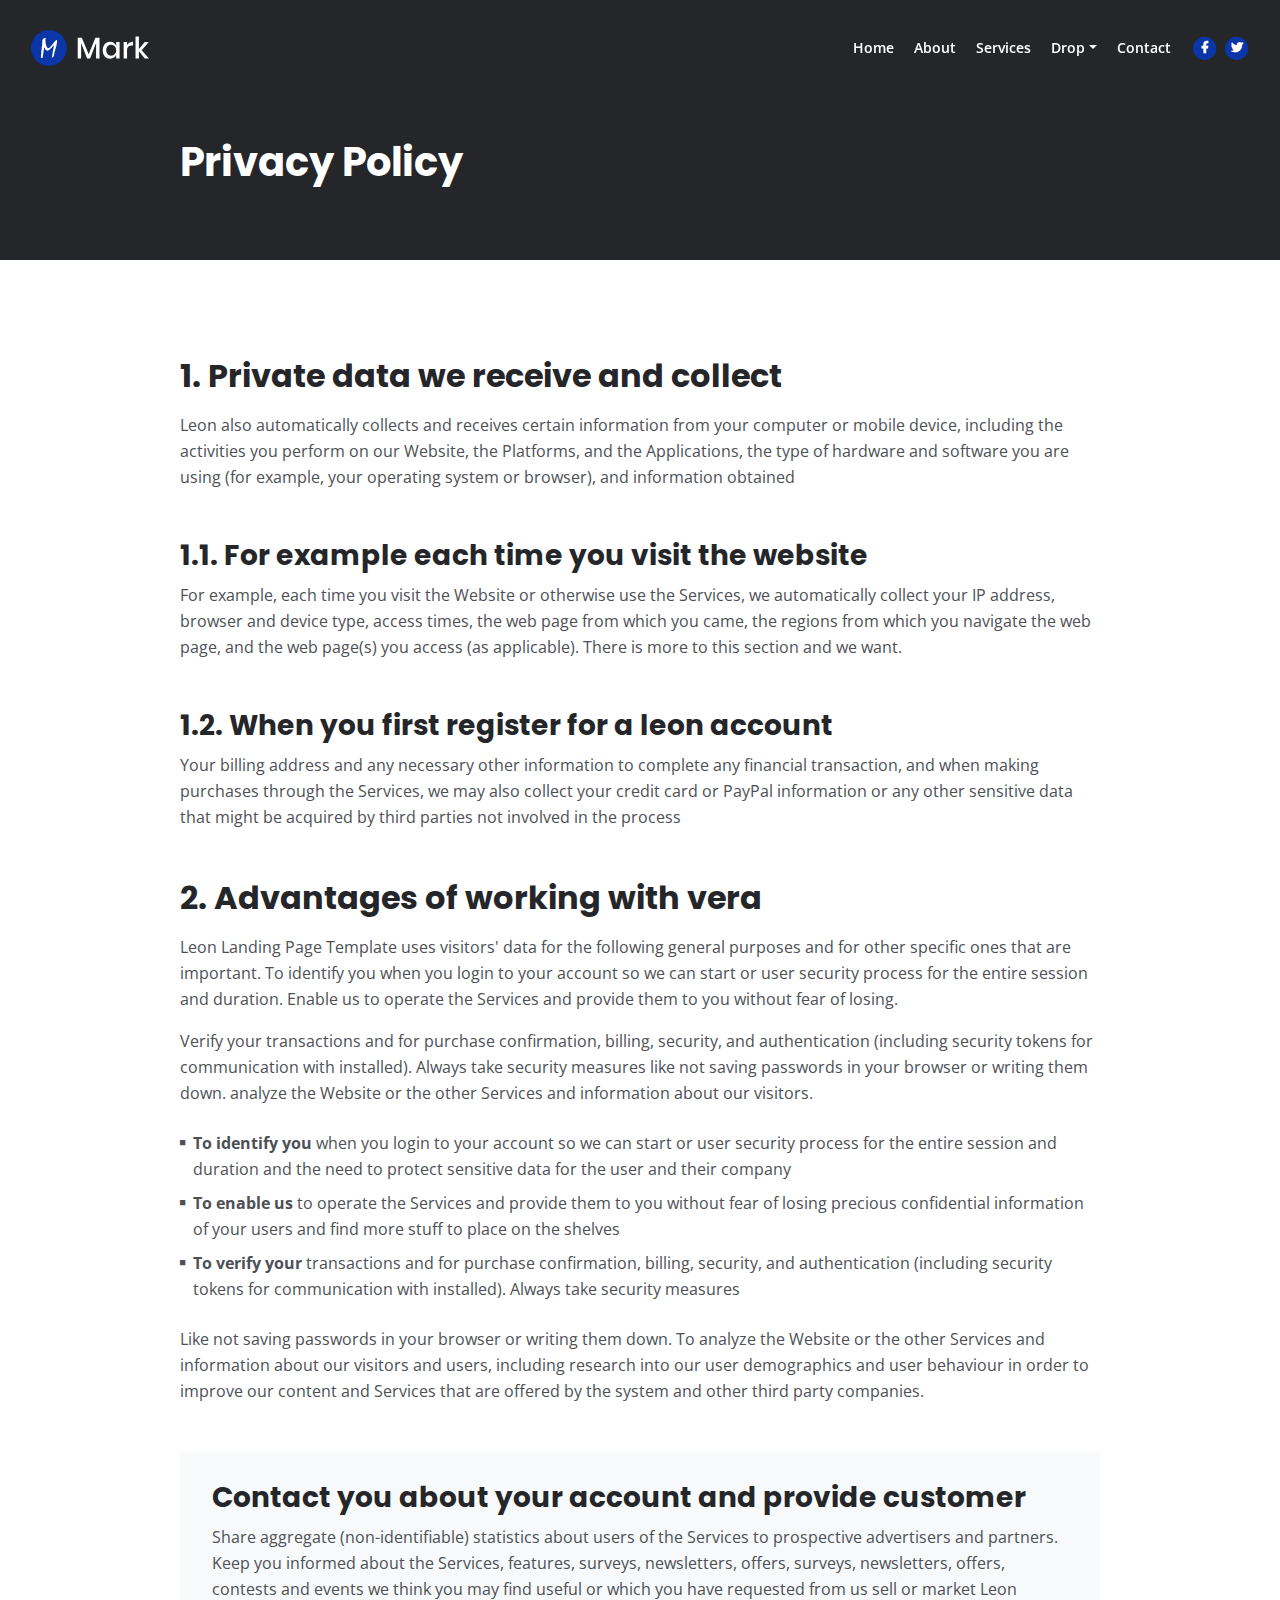
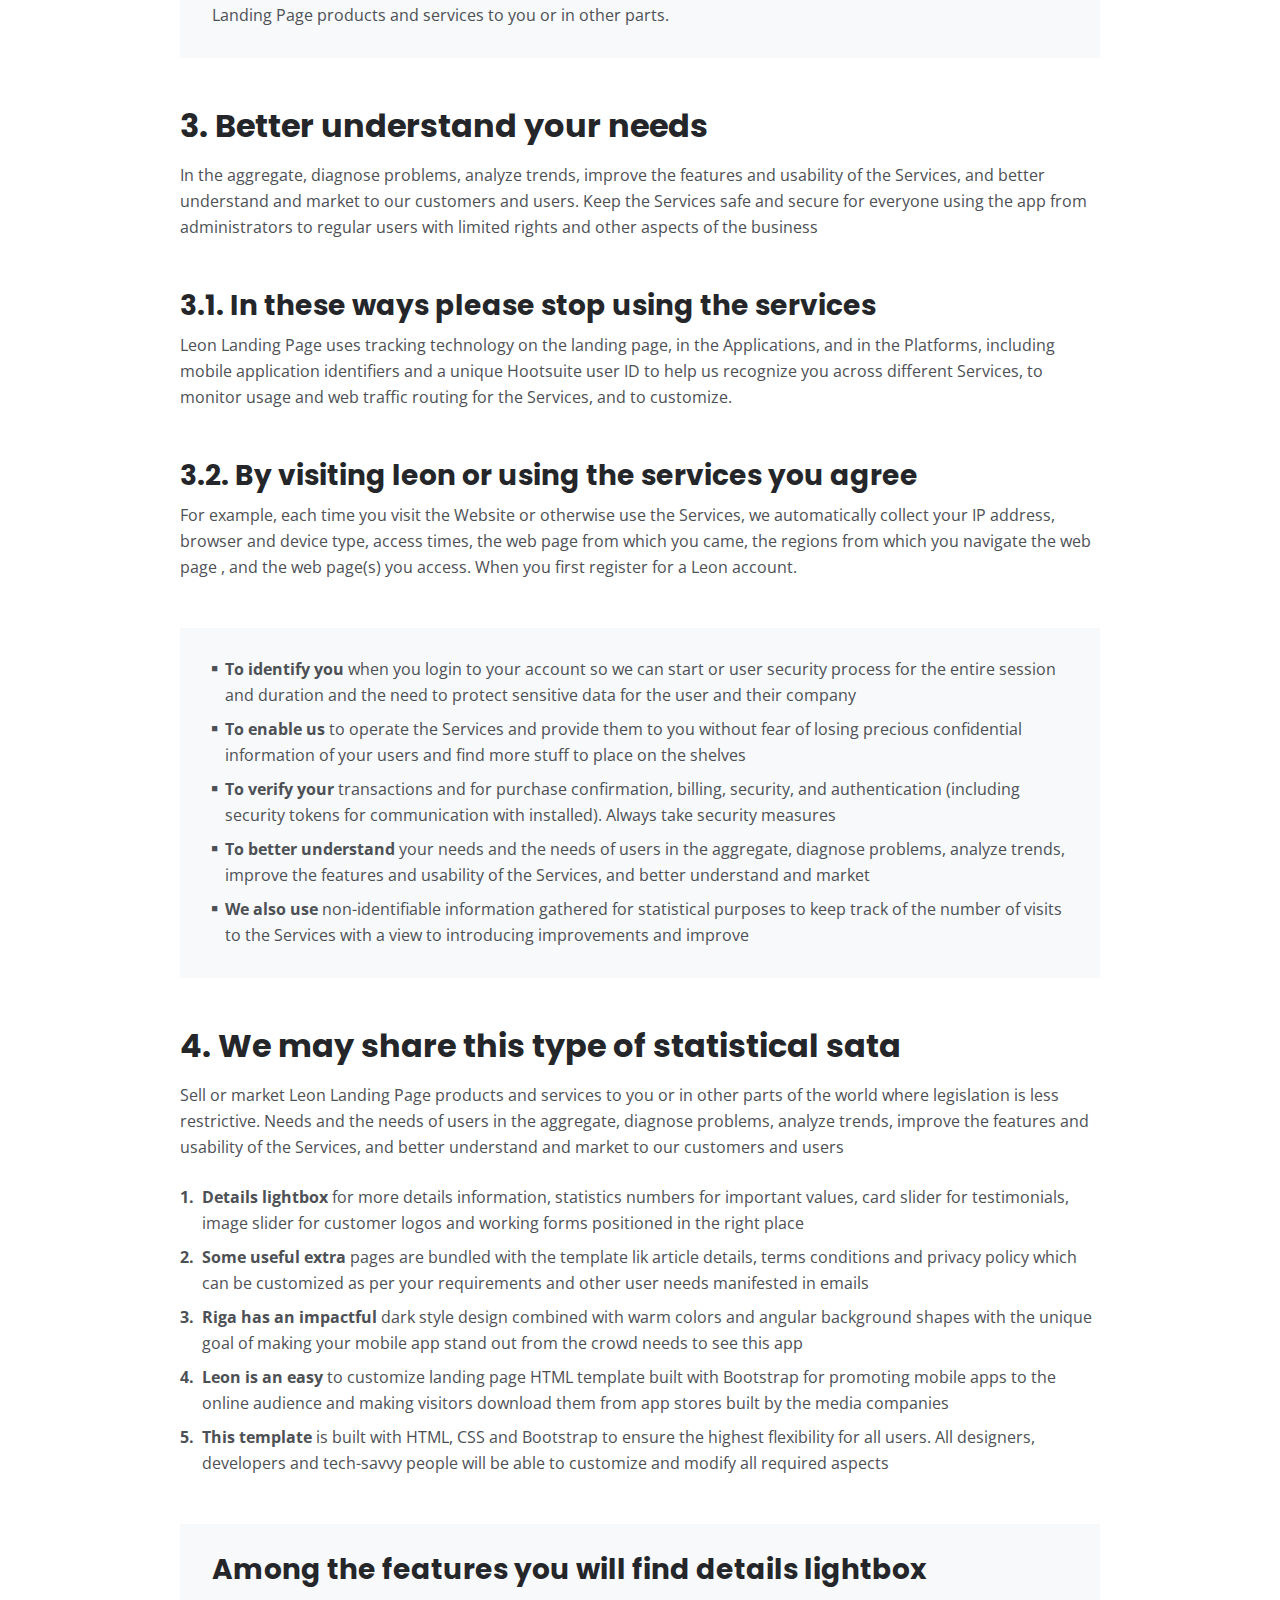
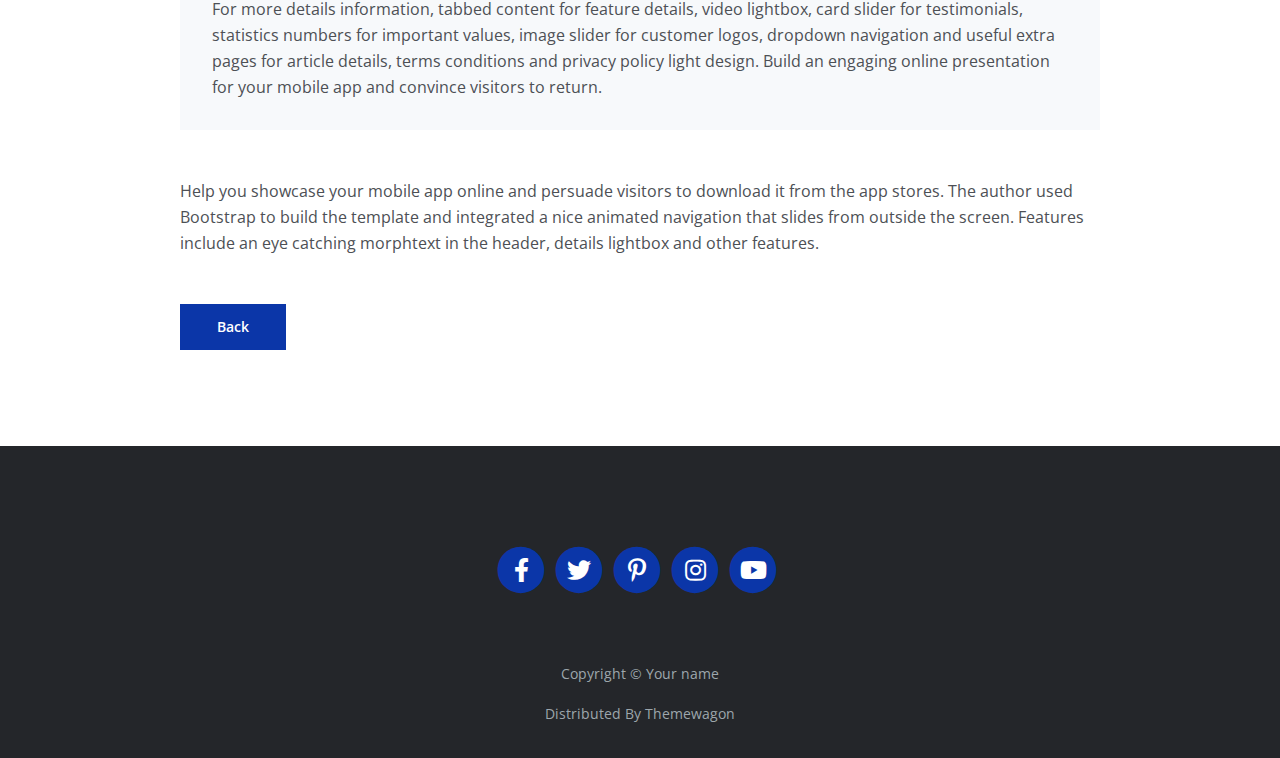
<file: privacy.html>
<!DOCTYPE html>
<html lang="en">
<head>
    <meta charset="utf-8">
    <meta name="viewport" content="width=device-width, initial-scale=1, shrink-to-fit=no">
    
    <!-- SEO Meta Tags -->
    <meta name="description" content="Your description">
    <meta name="author" content="Your name">

    <!-- OG Meta Tags to improve the way the post looks when you share the page on Facebook, Twitter, LinkedIn -->
	<meta property="og:site_name" content="" /> <!-- website name -->
	<meta property="og:site" content="" /> <!-- website link -->
	<meta property="og:title" content=""/> <!-- title shown in the actual shared post -->
	<meta property="og:description" content="" /> <!-- description shown in the actual shared post -->
	<meta property="og:image" content="" /> <!-- image link, make sure it's jpg -->
	<meta property="og:url" content="" /> <!-- where do you want your post to link to -->
	<meta name="twitter:card" content="summary_large_image"> <!-- to have large image post format in Twitter -->

    <!-- Webpage Title -->
    <title>Privacy Policy - Mark</title>
    
    <!-- Styles -->
    <link rel="preconnect" href="https://fonts.gstatic.com">
    <link href="https://fonts.googleapis.com/css2?family=Open+Sans:ital,wght@0,400;0,600;0,700;1,400&family=Poppins:wght@600&display=swap" rel="stylesheet">
    <link href="css/bootstrap.css" rel="stylesheet">
    <link href="css/fontawesome-all.css" rel="stylesheet">
	<link href="css/styles.css" rel="stylesheet">
	
	<!-- Favicon  -->
    <link rel="icon" href="images/favicon.png">
</head>
<body data-spy="scroll" data-target=".fixed-top">
    
    <!-- Navigation -->
    <nav class="navbar navbar-expand-lg fixed-top navbar-dark">
        <div class="container">
            
            <!-- Image Logo -->
            <a class="navbar-brand logo-image" href="index.html"><img src="images/logo.svg" alt="alternative"></a>  

            <!-- Text Logo - Use this if you don't have a graphic logo -->
            <!-- <a class="navbar-brand logo-text page-scroll" href="index.html">Mark</a> -->

            <button class="navbar-toggler p-0 border-0" type="button" data-toggle="offcanvas">
                <span class="navbar-toggler-icon"></span>
            </button>

            <div class="navbar-collapse offcanvas-collapse" id="navbarsExampleDefault">
                <ul class="navbar-nav ml-auto">
                    <li class="nav-item">
                        <a class="nav-link page-scroll" href="index.html#header">Home <span class="sr-only">(current)</span></a>
                    </li>
                    <li class="nav-item">
                        <a class="nav-link page-scroll" href="index.html#about">About</a>
                    </li>
                    <li class="nav-item">
                        <a class="nav-link page-scroll" href="index.html#services">Services</a>
                    </li>
                    <li class="nav-item dropdown">
                        <a class="nav-link dropdown-toggle" href="#" id="dropdown01" data-toggle="dropdown" aria-haspopup="true" aria-expanded="false">Drop</a>
                        <div class="dropdown-menu" aria-labelledby="dropdown01">
                            <a class="dropdown-item page-scroll" href="project.html">Project Details</a>
                            <div class="dropdown-divider"></div>
                            <a class="dropdown-item page-scroll" href="terms.html">Terms Conditions</a>
                            <div class="dropdown-divider"></div>
                            <a class="dropdown-item page-scroll" href="privacy.html">Privacy Policy</a>
                        </div>
                    </li>
                    <li class="nav-item">
                        <a class="nav-link page-scroll" href="index.html#contact">Contact</a>
                    </li>
                </ul>
                <span class="nav-item social-icons">
                    <span class="fa-stack">
                        <a href="#your-link">
                            <i class="fas fa-circle fa-stack-2x"></i>
                            <i class="fab fa-facebook-f fa-stack-1x"></i>
                        </a>
                    </span>
                    <span class="fa-stack">
                        <a href="#your-link">
                            <i class="fas fa-circle fa-stack-2x"></i>
                            <i class="fab fa-twitter fa-stack-1x"></i>
                        </a>
                    </span>
                </span>
            </div> <!-- end of navbar-collapse -->
        </div> <!-- end of container -->
    </nav> <!-- end of navbar -->
    <!-- end of navigation -->


    <!-- Header -->
    <header class="ex-header">
        <div class="container">
            <div class="row">
                <div class="col-xl-10 offset-xl-1">
                    <h1>Privacy Policy</h1>
                </div> <!-- end of col -->
            </div> <!-- end of row -->
        </div> <!-- end of container -->
    </header> <!-- end of ex-header -->
    <!-- end of header -->


    <!-- Basic -->
    <div class="ex-basic-1 pt-5 pb-5">
        <div class="container">
            <div class="row">
                <div class="col-xl-10 offset-xl-1">
                    <h2 class="mt-5 mb-3">1. Private data we receive and collect</h2>
                    <p class="mb-5">Leon also automatically collects and receives certain information from your computer or mobile device, including the activities you perform on our Website, the Platforms, and the Applications, the type of hardware and software you are using (for example, your operating system or browser), and information obtained</p>
                    <h3>1.1. For example each time you visit the website</h3>
                    <p class="mb-5">For example, each time you visit the Website or otherwise use the Services, we automatically collect your IP address, browser and device type, access times, the web page from which you came, the regions from which you navigate the web page, and the web page(s) you access (as applicable). There is more to this section and we want.</p>
                    <h3>1.2. When you first register for a leon account</h3>
                    <p class="mb-5">Your billing address and any necessary other information to complete any financial transaction, and when making purchases through the Services, we may also collect your credit card or PayPal information or any other sensitive data that might be acquired by third parties not involved in the process</p>
                    
                    <h2 class="mb-3">2. Advantages of working with vera</h2>
                    <p>Leon Landing Page Template uses visitors' data for the following general purposes and for other specific ones that are important. To identify you when you login to your account so we can start or user security process for the entire session and duration. Enable us to operate the Services and provide them to you without fear of losing.</p>
                    <p class="mb-4">Verify your transactions and for purchase confirmation, billing, security, and authentication (including security tokens for communication with installed). Always take security measures like not saving passwords in your browser or writing them down. analyze the Website or the other Services and information about our visitors.</p>
                    <ul class="list-unstyled li-space-lg mb-4">
                        <li class="media">
                            <i class="fas fa-square"></i>
                            <div class="media-body"><strong>To identify you</strong> when you login to your account so we can start or user security process for the entire session and duration and the need to protect sensitive data for the user and their company</div>
                        </li>
                        <li class="media">
                            <i class="fas fa-square"></i>
                            <div class="media-body"><strong>To enable us</strong> to operate the Services and provide them to you without fear of losing precious confidential information of your users and find more stuff to place on the shelves</div>
                        </li>
                        <li class="media">
                            <i class="fas fa-square"></i>
                            <div class="media-body"><strong>To verify your</strong> transactions and for purchase confirmation, billing, security, and authentication (including security tokens for communication with installed). Always take security measures</div>
                        </li>
                    </ul>
                    <p class="mb-5">Like not saving passwords in your browser or writing them down. To analyze the Website or the other Services and information about our visitors and users, including research into our user demographics and user behaviour in order to improve our content and Services that are offered by the system and other third party companies.</p>
                    <div class="text-box mb-5">
                        <h3>Contact you about your account and provide customer</h3>
                        <p>Share aggregate (non-identifiable) statistics about users of the Services to prospective advertisers and partners. Keep you informed about the Services, features, surveys, newsletters, offers, surveys, newsletters, offers, contests and events we think you may find useful or which you have requested from us sell or market Leon Landing Page products and services to you or in other parts.</p>
                    </div> <!-- end of text-box -->
                    
                    <h2 class="mb-3">3. Better understand your needs</h2>
                    <p class="mb-5"> In the aggregate, diagnose problems, analyze trends, improve the features and usability of the Services, and better understand and market to our customers and users. Keep the Services safe and secure for everyone using the app from administrators to regular users with limited rights and other aspects of the business</p>
                    <h3>3.1. In these ways please stop using the services</h3>
                    <p class="mb-5">Leon Landing Page uses tracking technology on the landing page, in the Applications, and in the Platforms, including mobile application identifiers and a unique Hootsuite user ID to help us recognize you across different Services, to monitor usage and web traffic routing for the Services, and to customize.</p>
                    <h3>3.2. By visiting leon or using the services you agree</h3>
                    <p class="mb-5">For example, each time you visit the Website or otherwise use the Services, we automatically collect your IP address, browser and device type, access times, the web page from which you came, the regions from which you navigate the web page , and the web page(s) you access. When you first register for a Leon account.</p>
                    <div class="text-box mb-5">
                        <ul class="list-unstyled li-space-lg">
                            <li class="media">
                                <i class="fas fa-square"></i>
                                <div class="media-body"><strong>To identify you</strong> when you login to your account so we can start or user security process for the entire session and duration and the need to protect sensitive data for the user and their company</div>
                            </li>
                            <li class="media">
                                <i class="fas fa-square"></i>
                                <div class="media-body"><strong>To enable us</strong> to operate the Services and provide them to you without fear of losing precious confidential information of your users and find more stuff to place on the shelves</div>
                            </li>
                            <li class="media">
                                <i class="fas fa-square"></i>
                                <div class="media-body"><strong>To verify your</strong> transactions and for purchase confirmation, billing, security, and authentication (including security tokens for communication with installed). Always take security measures</div>
                            </li>
                            <li class="media">
                                <i class="fas fa-square"></i>
                                <div class="media-body"><strong>To better understand</strong> your needs and the needs of users in the aggregate, diagnose problems, analyze trends, improve the features and usability of the Services, and better understand and market</div>
                            </li>
                            <li class="media">
                                <i class="fas fa-square"></i>
                                <div class="media-body"><strong>We also use</strong> non-identifiable information gathered for statistical purposes to keep track of the number of visits to the Services with a view to introducing improvements and improve</div>
                            </li>
                        </ul>
                    </div> <!-- end of text-box -->
                    
                    <h2 class="mb-3">4. We may share this type of statistical sata</h2>
                    <p class="mb-4">Sell or market Leon Landing Page products and services to you or in other parts of the world where legislation is less restrictive. Needs and the needs of users in the aggregate, diagnose problems, analyze trends, improve the features and usability of the Services, and better understand and market to our customers and users</p>
                    <ul class="list-unstyled li-space-lg mb-5">
                        <li class="media">
                            <strong>1.</strong>
                            <div class="media-body"><strong>Details lightbox</strong> for more details information, statistics numbers for important values, card slider for testimonials, image slider for customer logos and working forms positioned in the right place</div>
                        </li>
                        <li class="media">
                            <strong>2.</strong>
                            <div class="media-body"><strong>Some useful extra</strong> pages are bundled with the template lik article details, terms conditions and privacy policy which can be customized as per your requirements and other user needs manifested in emails</div>
                        </li>
                        <li class="media">
                            <strong>3.</strong>
                            <div class="media-body"><strong>Riga has an impactful</strong> dark style design combined with warm colors and angular background shapes with the unique goal of making your mobile app stand out from the crowd needs to see this app</div>
                        </li>
                        <li class="media">
                            <strong>4.</strong>
                            <div class="media-body"><strong>Leon is an easy</strong> to customize landing page HTML template built with Bootstrap for promoting mobile apps to the online audience and making visitors download them from app stores built by the media companies</div>
                        </li>
                        <li class="media">
                            <strong>5.</strong>
                            <div class="media-body"><strong>This template</strong> is built with HTML, CSS and Bootstrap to ensure the highest flexibility for all users. All designers, developers and tech-savvy people will be able to customize and modify all required aspects</div>
                        </li>
                    </ul>
                    
                    <div class="text-box mb-5">
                        <h3>Among the features you will find details lightbox</h3>
                        <p>For more details information, tabbed content for feature details, video lightbox, card slider for testimonials, statistics numbers for important values, image slider for customer logos, dropdown navigation and useful extra pages for article details, terms conditions and privacy policy light design. Build an engaging online presentation for your mobile app and convince visitors to return.</p>
                    </div> <!-- end of text-box -->
                    <p class="mb-5">Help you showcase your mobile app online and persuade visitors to download it from the app stores. The author used Bootstrap to build the template and integrated a nice animated navigation that slides from outside the screen. Features include an eye catching morphtext in the header, details lightbox and other features.</p>
                    
                    <a class="btn-solid-reg mb-5" href="index.html">Back</a>
                </div> <!-- end of col -->
            </div> <!-- end of row -->
        </div> <!-- end of container -->
    </div> <!-- end of ex-basic-1 -->
    <!-- end of basic -->


    <!-- Footer -->
    <div class="footer bg-gray">
        <div class="container">
            <div class="row">
                <div class="col-lg-12">
                    <div class="social-container">
                        <span class="fa-stack">
                            <a href="#your-link">
                                <i class="fas fa-circle fa-stack-2x"></i>
                                <i class="fab fa-facebook-f fa-stack-1x"></i>
                            </a>
                        </span>
                        <span class="fa-stack">
                            <a href="#your-link">
                                <i class="fas fa-circle fa-stack-2x"></i>
                                <i class="fab fa-twitter fa-stack-1x"></i>
                            </a>
                        </span>
                        <span class="fa-stack">
                            <a href="#your-link">
                                <i class="fas fa-circle fa-stack-2x"></i>
                                <i class="fab fa-pinterest-p fa-stack-1x"></i>
                            </a>
                        </span>
                        <span class="fa-stack">
                            <a href="#your-link">
                                <i class="fas fa-circle fa-stack-2x"></i>
                                <i class="fab fa-instagram fa-stack-1x"></i>
                            </a>
                        </span>
                        <span class="fa-stack">
                            <a href="#your-link">
                                <i class="fas fa-circle fa-stack-2x"></i>
                                <i class="fab fa-youtube fa-stack-1x"></i>
                            </a>
                        </span>
                    </div> <!-- end of social-container -->
                </div> <!-- end of col -->
            </div> <!-- end of row -->
        </div> <!-- end of container -->
    </div> <!-- end of footer -->  
    <!-- end of footer -->


    <!-- Copyright -->
    <div class="copyright bg-gray">
        <div class="container">
            <div class="row">
                <div class="col-lg-12">
                    <p class="p-small">Copyright © <a class="no-line" href="#your-link">Your name</a></p>
                </div> <!-- end of col -->
            </div> <!-- enf of row -->
        </div> <!-- end of container -->

        <div class="container">
            <div class="row">
                <div class="col-lg-12">
                    <p class="p-small">Distributed By <a class="no-line" href="https://themewagon.com/">Themewagon</a></p>
                </div> <!-- end of col -->
            </div> <!-- enf of row -->
        </div> <!-- end of container -->
    </div> <!-- end of copyright --> 
    <!-- end of copyright -->
    
    	
    <!-- Scripts -->
    <script src="js/jquery.min.js"></script> <!-- jQuery for Bootstrap's JavaScript plugins -->
    <script src="js/bootstrap.min.js"></script> <!-- Bootstrap framework -->
    <script src="js/jquery.easing.min.js"></script> <!-- jQuery Easing for smooth scrolling between anchors -->
    <script src="js/scripts.js"></script> <!-- Custom scripts -->
</body>
</html>
</file>
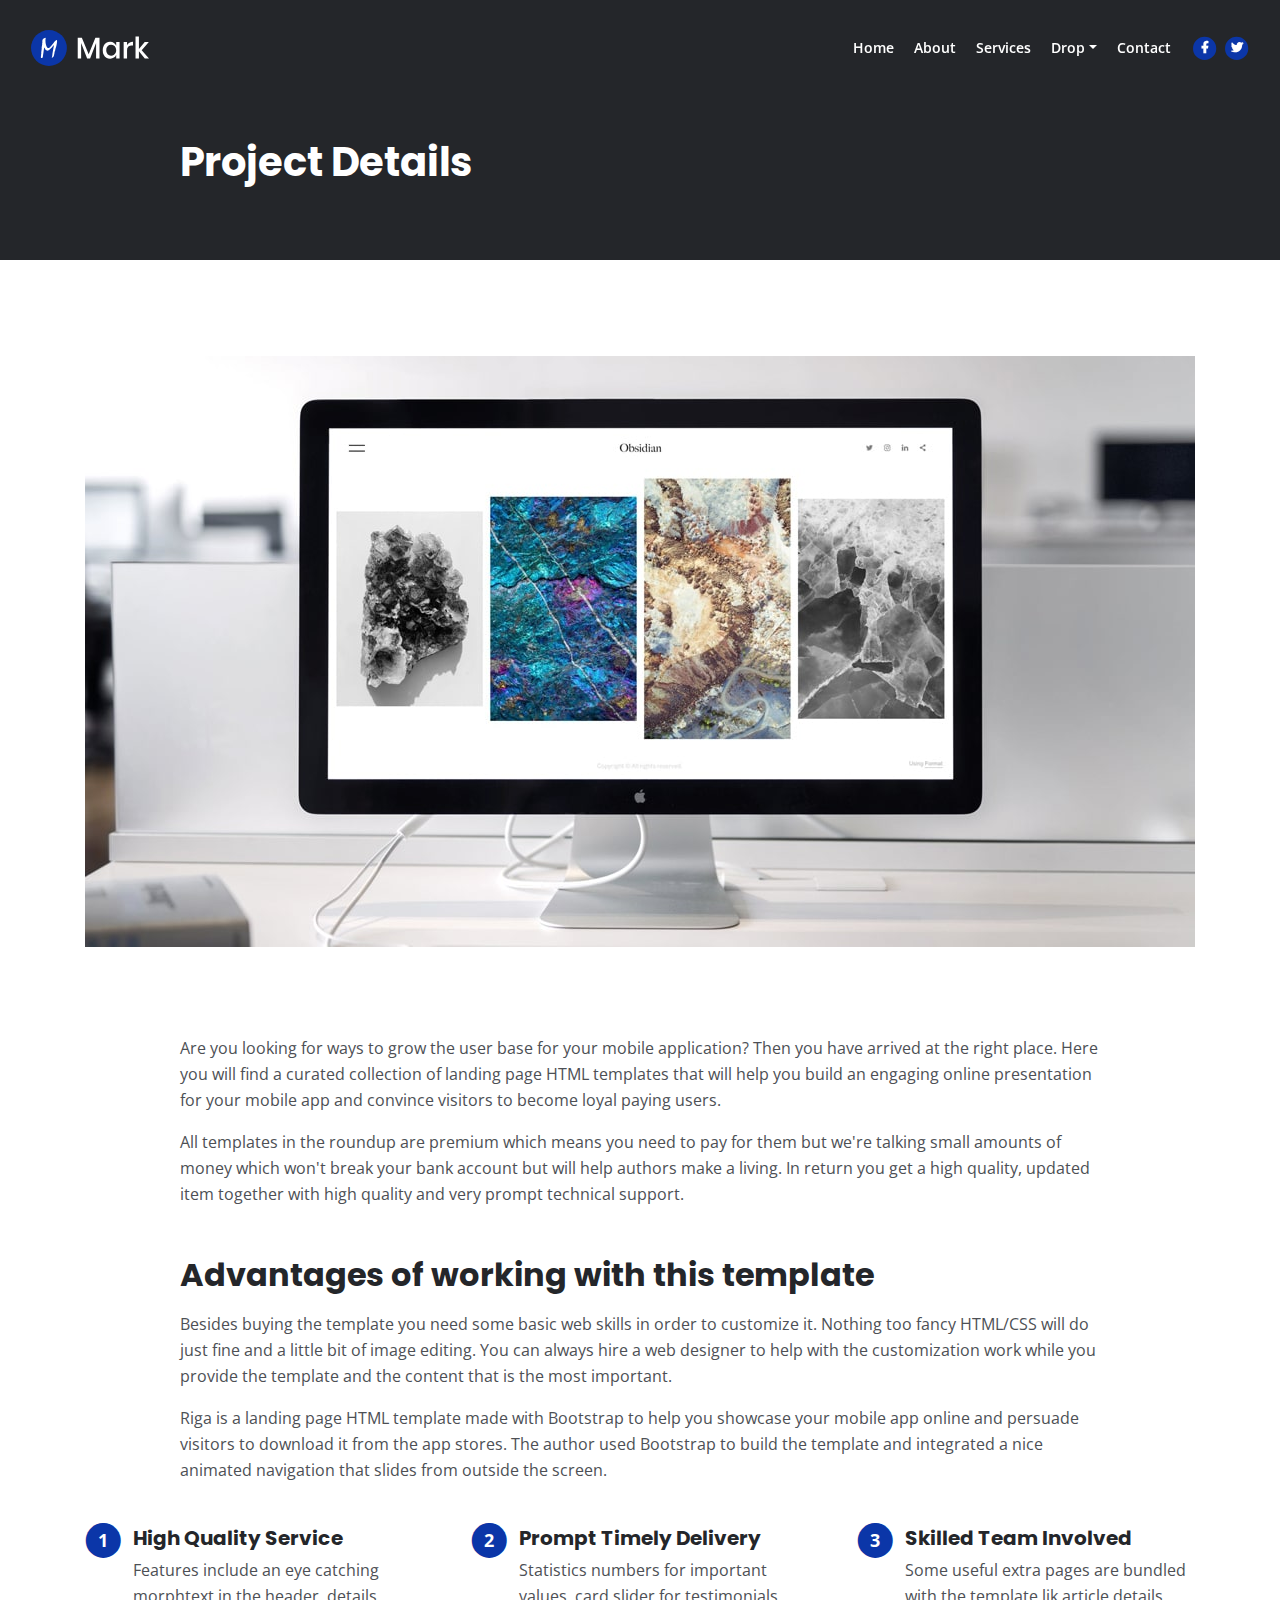
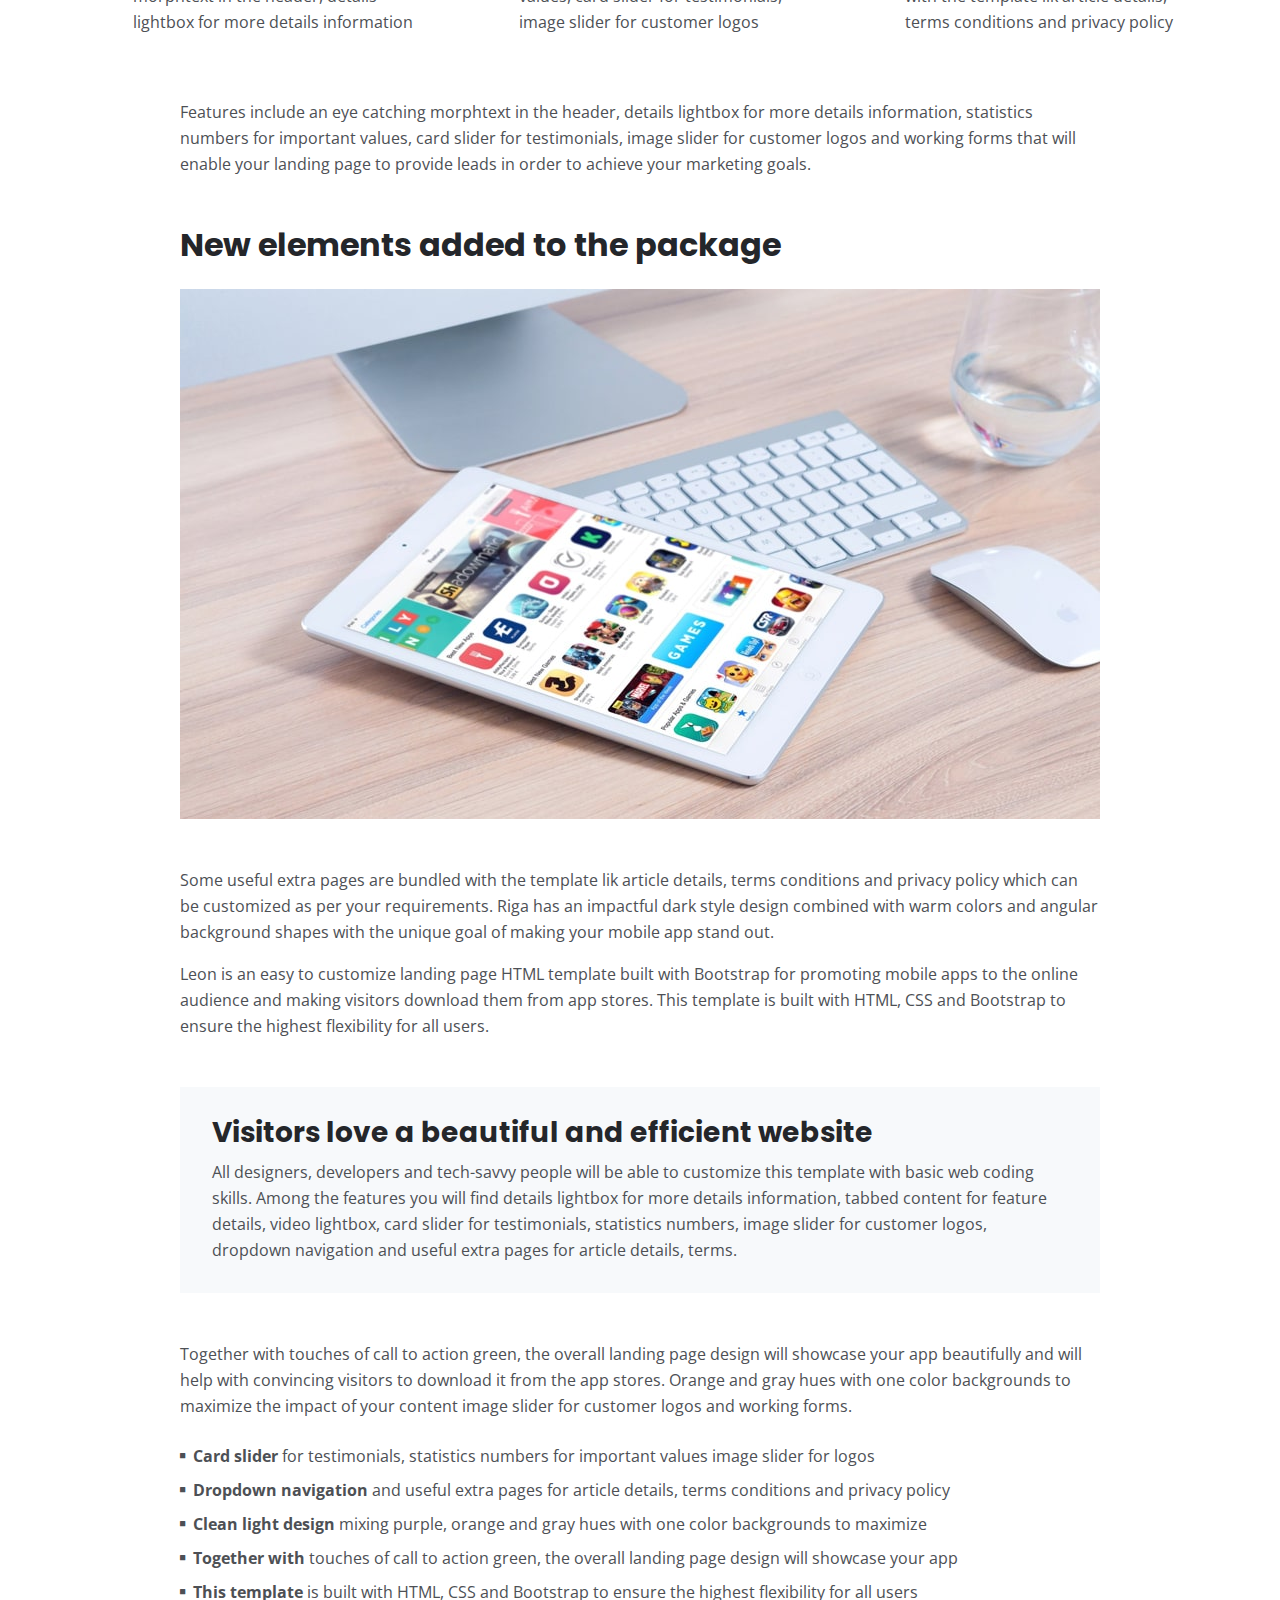
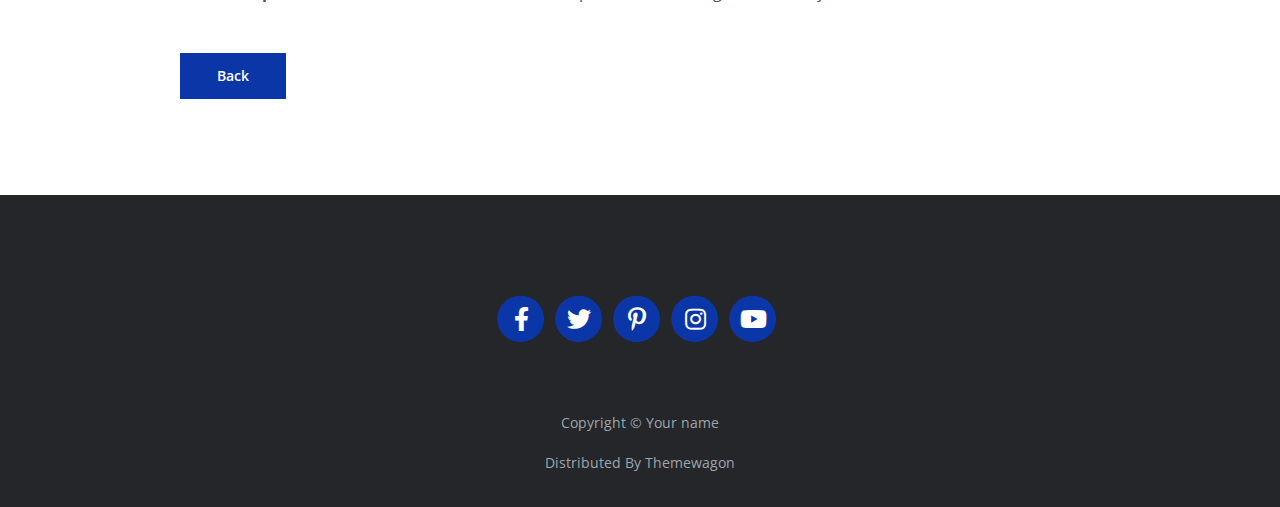
<file: project.html>
<!DOCTYPE html>
<html lang="en">
<head>
    <meta charset="utf-8">
    <meta name="viewport" content="width=device-width, initial-scale=1, shrink-to-fit=no">
    
    <!-- SEO Meta Tags -->
    <meta name="description" content="Your description">
    <meta name="author" content="Your name">

    <!-- OG Meta Tags to improve the way the post looks when you share the page on Facebook, Twitter, LinkedIn -->
	<meta property="og:site_name" content="" /> <!-- website name -->
	<meta property="og:site" content="" /> <!-- website link -->
	<meta property="og:title" content=""/> <!-- title shown in the actual shared post -->
	<meta property="og:description" content="" /> <!-- description shown in the actual shared post -->
	<meta property="og:image" content="" /> <!-- image link, make sure it's jpg -->
	<meta property="og:url" content="" /> <!-- where do you want your post to link to -->
	<meta name="twitter:card" content="summary_large_image"> <!-- to have large image post format in Twitter -->

    <!-- Webpage Title -->
    <title>Project Details - Mark</title>
    
    <!-- Styles -->
    <link rel="preconnect" href="https://fonts.gstatic.com">
    <link href="https://fonts.googleapis.com/css2?family=Open+Sans:ital,wght@0,400;0,600;0,700;1,400&family=Poppins:wght@600&display=swap" rel="stylesheet">
    <link href="css/bootstrap.css" rel="stylesheet">
    <link href="css/fontawesome-all.css" rel="stylesheet">
	<link href="css/styles.css" rel="stylesheet">
	
	<!-- Favicon  -->
    <link rel="icon" href="images/favicon.png">
</head>
<body data-spy="scroll" data-target=".fixed-top">
    
    <!-- Navigation -->
    <nav class="navbar navbar-expand-lg fixed-top navbar-dark">
        <div class="container">
            
            <!-- Image Logo -->
            <a class="navbar-brand logo-image" href="index.html"><img src="images/logo.svg" alt="alternative"></a>  

            <!-- Text Logo - Use this if you don't have a graphic logo -->
            <!-- <a class="navbar-brand logo-text page-scroll" href="index.html">Mark</a> -->

            <button class="navbar-toggler p-0 border-0" type="button" data-toggle="offcanvas">
                <span class="navbar-toggler-icon"></span>
            </button>

            <div class="navbar-collapse offcanvas-collapse" id="navbarsExampleDefault">
                <ul class="navbar-nav ml-auto">
                    <li class="nav-item">
                        <a class="nav-link page-scroll" href="index.html#header">Home <span class="sr-only">(current)</span></a>
                    </li>
                    <li class="nav-item">
                        <a class="nav-link page-scroll" href="index.html#about">About</a>
                    </li>
                    <li class="nav-item">
                        <a class="nav-link page-scroll" href="index.html#services">Services</a>
                    </li>
                    <li class="nav-item dropdown">
                        <a class="nav-link dropdown-toggle" href="#" id="dropdown01" data-toggle="dropdown" aria-haspopup="true" aria-expanded="false">Drop</a>
                        <div class="dropdown-menu" aria-labelledby="dropdown01">
                            <a class="dropdown-item page-scroll" href="project.html">Project Details</a>
                            <div class="dropdown-divider"></div>
                            <a class="dropdown-item page-scroll" href="terms.html">Terms Conditions</a>
                            <div class="dropdown-divider"></div>
                            <a class="dropdown-item page-scroll" href="privacy.html">Privacy Policy</a>
                        </div>
                    </li>
                    <li class="nav-item">
                        <a class="nav-link page-scroll" href="index.html#contact">Contact</a>
                    </li>
                </ul>
                <span class="nav-item social-icons">
                    <span class="fa-stack">
                        <a href="#your-link">
                            <i class="fas fa-circle fa-stack-2x"></i>
                            <i class="fab fa-facebook-f fa-stack-1x"></i>
                        </a>
                    </span>
                    <span class="fa-stack">
                        <a href="#your-link">
                            <i class="fas fa-circle fa-stack-2x"></i>
                            <i class="fab fa-twitter fa-stack-1x"></i>
                        </a>
                    </span>
                </span>
            </div> <!-- end of navbar-collapse -->
        </div> <!-- end of container -->
    </nav> <!-- end of navbar -->
    <!-- end of navigation -->


    <!-- Header -->
    <header class="ex-header">
        <div class="container">
            <div class="row">
                <div class="col-xl-10 offset-xl-1">
                    <h1>Project Details</h1>
                </div> <!-- end of col -->
            </div> <!-- end of row -->
        </div> <!-- end of container -->
    </header> <!-- end of ex-header -->
    <!-- end of header -->


    <!-- Basic -->
    <div class="ex-basic-1 pt-5 pb-5">
        <div class="container">
            <div class="row">
                <div class="col-lg-12">
                    <img class="img-fluid mt-5 mb-3" src="images/project-details-large.jpg" alt="alternative">
                </div> <!-- end of col -->
            </div> <!-- end of row -->
        </div> <!-- end of container -->
    </div> <!-- end of ex-basic-1 -->
    <!-- end of basic -->


    <!-- Basic -->
    <div class="ex-basic-1 pt-4">
        <div class="container">
            <div class="row">
                <div class="col-xl-10 offset-xl-1">
                    <p>Are you looking for ways to grow the user base for your mobile application? Then you have arrived at the right place. Here you will find a curated collection of landing page HTML templates that will help you build an engaging online presentation for your mobile app and convince visitors to become loyal paying users.</p>
                    <p class="mb-5">All templates in the roundup are premium which means you need to pay for them but we're talking small amounts of money which won't break your bank account but will help authors make a living. In return you get a high quality, updated item together with high quality and very prompt technical support.</p>

                    <h2 class="mb-3">Advantages of working with this template</h2>
                    <p>Besides buying the template you need some basic web skills in order to customize it. Nothing too fancy HTML/CSS will do just fine and a little bit of image editing. You can always hire a web designer to help with the customization work while you provide the template and the content that is the most important.</p>
                    <p class="mb-4">Riga is a landing page HTML template made with Bootstrap to help you showcase your mobile app online and persuade visitors to download it from the app stores. The author used Bootstrap to build the template and integrated a nice animated navigation that slides from outside the screen.</p>
                </div> <!-- end of col -->
            </div> <!-- end of row -->
        </div> <!-- end of container -->
    </div> <!-- end of ex-basic-1 -->
    <!-- end of basic -->


    <!-- Cards -->
    <div class="ex-cards-1 pt-3 pb-3">
        <div class="container">
            <div class="row">
                <div class="col-lg-12">
                    
                    <!-- Card -->
                    <div class="card">
                        <ul class="list-unstyled">
                            <li class="media">
                                <span class="fa-stack">
                                    <span class="fas fa-circle fa-stack-2x"></span>
                                    <span class="fa-stack-1x">1</span>
                                </span>
                                <div class="media-body">
                                    <h5>High Quality Service</h5>
                                    <p>Features include an eye catching morphtext in the header, details lightbox for more details information</p>
                                </div>
                            </li>
                        </ul>
                    </div> <!-- end of card -->
                    <!-- end of card -->

                    <!-- Card -->
                    <div class="card">
                        <ul class="list-unstyled">
                            <li class="media">
                                <span class="fa-stack">
                                    <span class="fas fa-circle fa-stack-2x"></span>
                                    <span class="fa-stack-1x">2</span>
                                </span>
                                <div class="media-body">
                                    <h5>Prompt Timely Delivery</h5>
                                    <p>Statistics numbers for important values, card slider for testimonials, image slider for customer logos</p>
                                </div>
                            </li>
                        </ul>
                    </div> <!-- end of card -->
                    <!-- end of card -->

                    <!-- Card -->
                    <div class="card">
                        <ul class="list-unstyled">
                            <li class="media">
                                <span class="fa-stack">
                                    <span class="fas fa-circle fa-stack-2x"></span>
                                    <span class="fa-stack-1x">3</span>
                                </span>
                                <div class="media-body">
                                    <h5>Skilled Team Involved</h5>
                                    <p>Some useful extra pages are bundled with the template lik article details, terms conditions and privacy policy</p>
                                </div>
                            </li>
                        </ul>
                    </div> <!-- end of card -->
                    <!-- end of card -->

                </div> <!-- end of col -->   
            </div> <!-- end of row -->   
        </div> <!-- end of container -->   
    </div> <!-- end of ex-cards-1 -->
    <!-- end of cards -->


    <!-- Basic -->
    <div class="ex-basic-1 pt-3 pb-5">
        <div class="container">
            <div class="row">
                <div class="col-xl-10 offset-xl-1">
                    <p class="mb-5">Features include an eye catching morphtext in the header, details lightbox for more details information, statistics numbers for important values, card slider for testimonials, image slider for customer logos and working forms that will enable your landing page to provide leads in order to achieve your marketing goals.</p>
                    
                    <h2 class="mb-4">New elements added to the package</h2>
                    <img class="img-fluid mb-5" src="images/project-details-small.jpg" alt="alternative">
                    <p>Some useful extra pages are bundled with the template lik article details, terms conditions and privacy policy which can be customized as per your requirements. Riga has an impactful dark style design combined with warm colors and angular background shapes with the unique goal of making your mobile app stand out.</p>
                    <p class="mb-5">Leon is an easy to customize landing page HTML template built with Bootstrap for promoting mobile apps to the online audience and making visitors download them from app stores. This template is built with HTML, CSS and Bootstrap to ensure the highest flexibility for all users.</p>
                    <div class="text-box mb-5">
                        <h3>Visitors love a beautiful and efficient website</h3>
                        <p>All designers, developers and tech-savvy people will be able to customize this template with basic web coding skills. Among the features you will find details lightbox for more details information, tabbed content for feature details, video lightbox, card slider for testimonials, statistics numbers, image slider for customer logos, dropdown navigation and useful extra pages for article details, terms.</p>
                    </div> <!-- end of text-box -->
                    <p class="mb-4">Together with touches of call to action green, the overall landing page design will showcase your app beautifully and will help with convincing visitors to download it from the app stores. Orange and gray hues with one color backgrounds to maximize the impact of your content image slider for customer logos and working forms.</p>
                    <ul class="list-unstyled li-space-lg mb-5">
                        <li class="media">
                            <i class="fas fa-square"></i>
                            <div class="media-body"><strong>Card slider</strong> for testimonials, statistics numbers for important values image slider for logos</div>
                        </li>
                        <li class="media">
                            <i class="fas fa-square"></i>
                            <div class="media-body"><strong>Dropdown navigation</strong> and useful extra pages for article details, terms conditions and privacy policy</div>
                        </li>
                        <li class="media">
                            <i class="fas fa-square"></i>
                            <div class="media-body"><strong>Clean light design</strong> mixing purple, orange and gray hues with one color backgrounds to maximize</div>
                        </li>
                        <li class="media">
                            <i class="fas fa-square"></i>
                            <div class="media-body"><strong>Together with</strong> touches of call to action green, the overall landing page design will showcase your app</div>
                        </li>
                        <li class="media">
                            <i class="fas fa-square"></i>
                            <div class="media-body"><strong>This template</strong> is built with HTML, CSS and Bootstrap to ensure the highest flexibility for all users</div>
                        </li>
                    </ul>

                    <a class="btn-solid-reg mb-5" href="index.html">Back</a>
                </div> <!-- end of col -->
            </div> <!-- end of row -->
        </div> <!-- end of container -->
    </div> <!-- end of ex-basic-1 -->
    <!-- end of basic -->


    <!-- Footer -->
    <div class="footer bg-gray">
        <div class="container">
            <div class="row">
                <div class="col-lg-12">
                    <div class="social-container">
                        <span class="fa-stack">
                            <a href="#your-link">
                                <i class="fas fa-circle fa-stack-2x"></i>
                                <i class="fab fa-facebook-f fa-stack-1x"></i>
                            </a>
                        </span>
                        <span class="fa-stack">
                            <a href="#your-link">
                                <i class="fas fa-circle fa-stack-2x"></i>
                                <i class="fab fa-twitter fa-stack-1x"></i>
                            </a>
                        </span>
                        <span class="fa-stack">
                            <a href="#your-link">
                                <i class="fas fa-circle fa-stack-2x"></i>
                                <i class="fab fa-pinterest-p fa-stack-1x"></i>
                            </a>
                        </span>
                        <span class="fa-stack">
                            <a href="#your-link">
                                <i class="fas fa-circle fa-stack-2x"></i>
                                <i class="fab fa-instagram fa-stack-1x"></i>
                            </a>
                        </span>
                        <span class="fa-stack">
                            <a href="#your-link">
                                <i class="fas fa-circle fa-stack-2x"></i>
                                <i class="fab fa-youtube fa-stack-1x"></i>
                            </a>
                        </span>
                    </div> <!-- end of social-container -->
                </div> <!-- end of col -->
            </div> <!-- end of row -->
        </div> <!-- end of container -->
    </div> <!-- end of footer -->  
    <!-- end of footer -->


    <!-- Copyright -->
    <div class="copyright bg-gray">
        <div class="container">
            <div class="row">
                <div class="col-lg-12">
                    <p class="p-small">Copyright © <a class="no-line" href="#your-link">Your name</a></p>
                </div> <!-- end of col -->
            </div> <!-- enf of row -->
        </div> <!-- end of container -->


        <div class="container">
            <div class="row">
                <div class="col-lg-12">
                    <p class="p-small">Distributed By <a class="no-line" href="https://themewagon.com/">Themewagon</a></p>
                </div> <!-- end of col -->
            </div> <!-- enf of row -->
        </div> <!-- end of container -->
    </div> <!-- end of copyright --> 
    <!-- end of copyright -->
    
    	
    <!-- Scripts -->
    <script src="js/jquery.min.js"></script> <!-- jQuery for Bootstrap's JavaScript plugins -->
    <script src="js/bootstrap.min.js"></script> <!-- Bootstrap framework -->
    <script src="js/jquery.easing.min.js"></script> <!-- jQuery Easing for smooth scrolling between anchors -->
    <script src="js/scripts.js"></script> <!-- Custom scripts -->
</body>
</html>
</file>
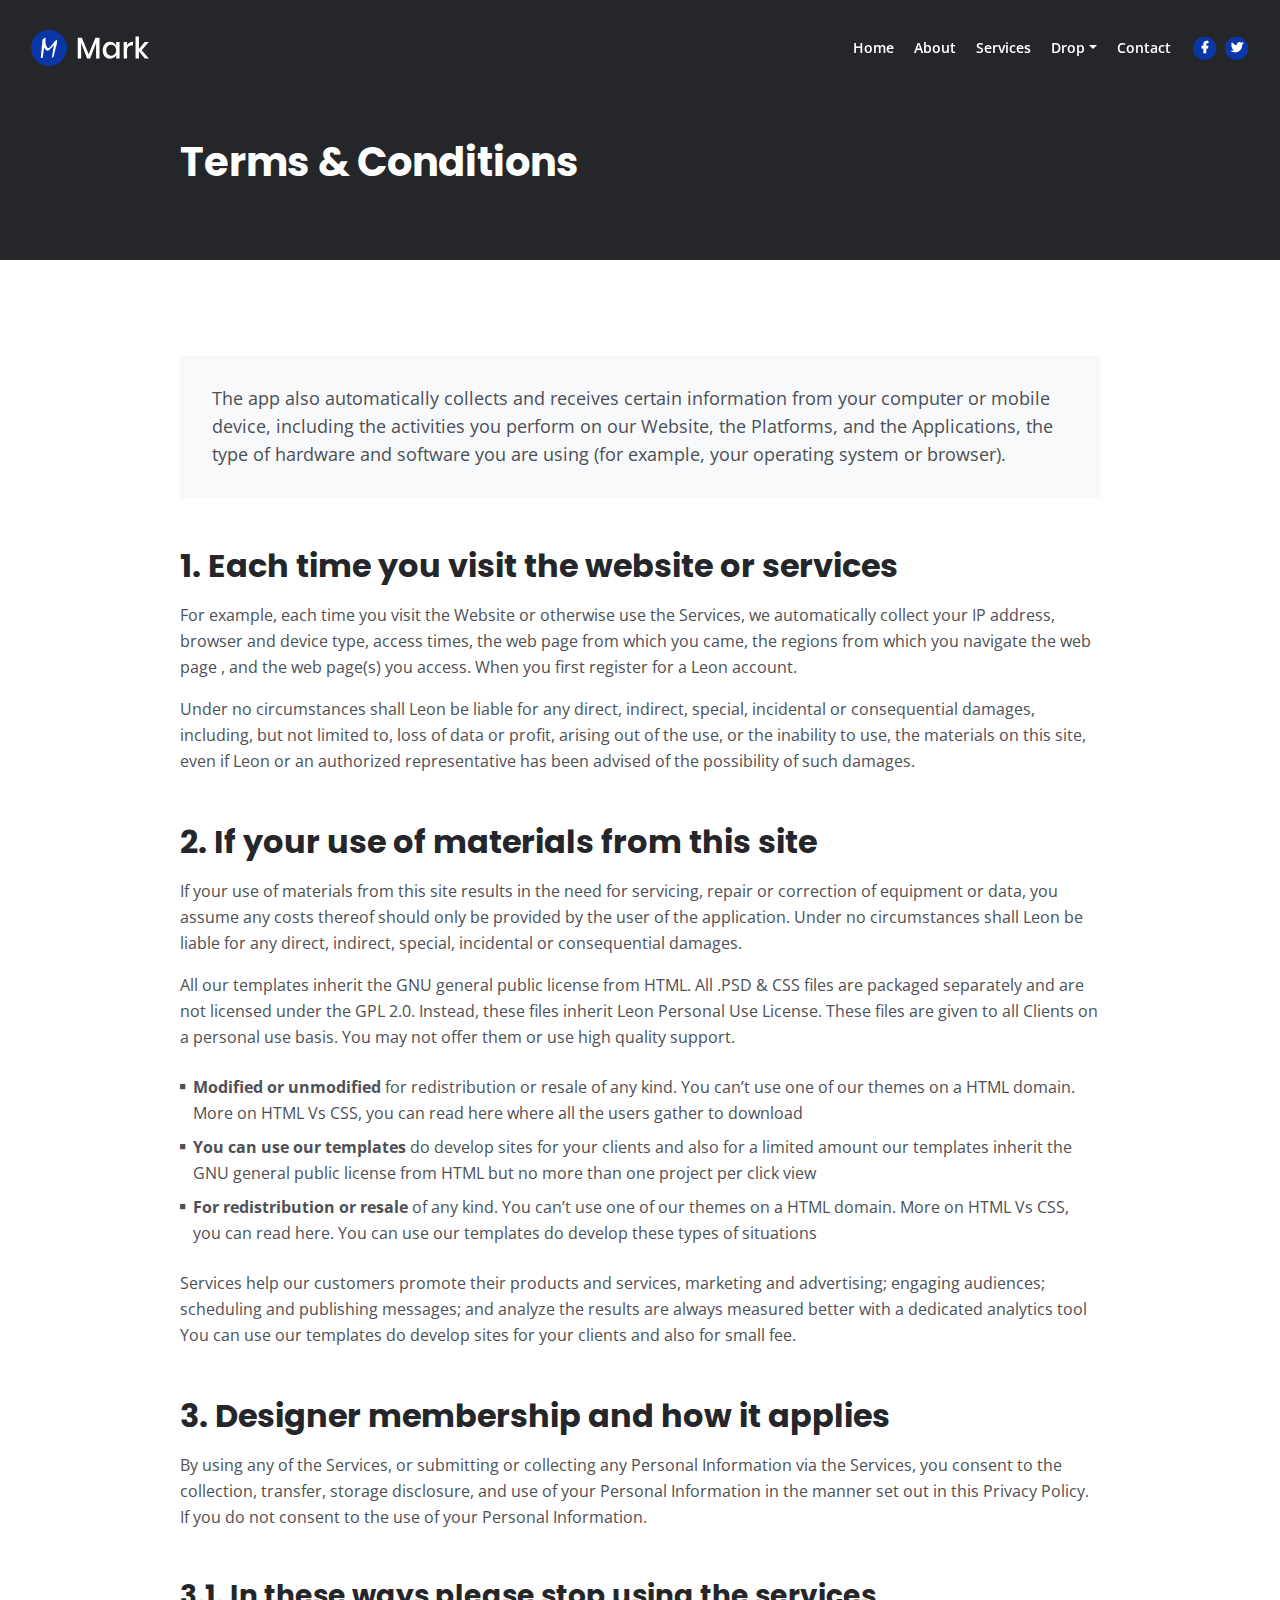
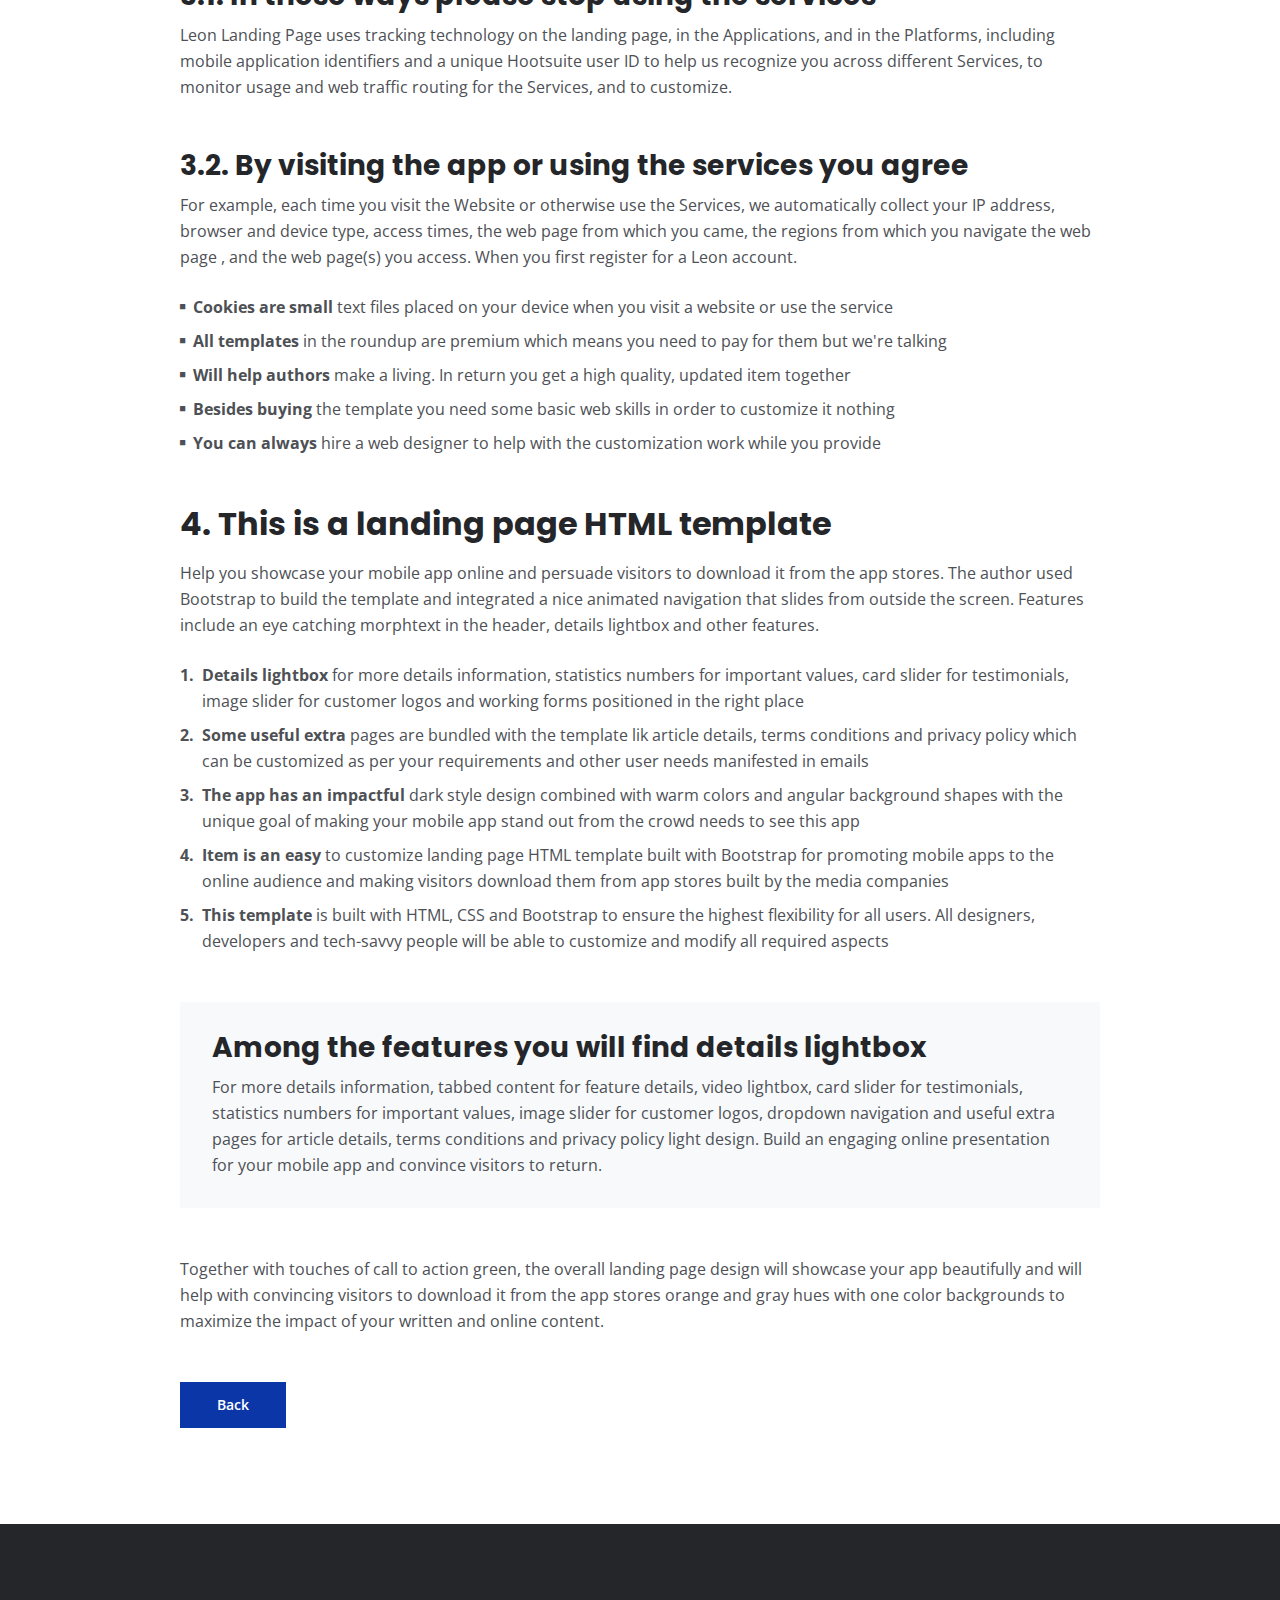
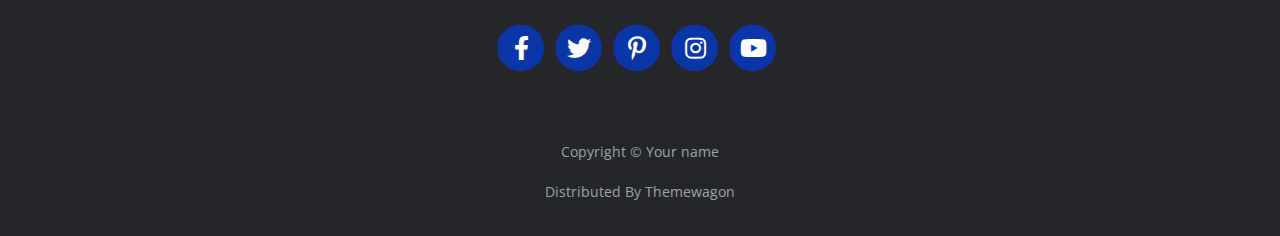
<file: terms.html>
<!DOCTYPE html>
<html lang="en">
<head>
    <meta charset="utf-8">
    <meta name="viewport" content="width=device-width, initial-scale=1, shrink-to-fit=no">
    
    <!-- SEO Meta Tags -->
    <meta name="description" content="Your description">
    <meta name="author" content="Your name">

    <!-- OG Meta Tags to improve the way the post looks when you share the page on Facebook, Twitter, LinkedIn -->
	<meta property="og:site_name" content="" /> <!-- website name -->
	<meta property="og:site" content="" /> <!-- website link -->
	<meta property="og:title" content=""/> <!-- title shown in the actual shared post -->
	<meta property="og:description" content="" /> <!-- description shown in the actual shared post -->
	<meta property="og:image" content="" /> <!-- image link, make sure it's jpg -->
	<meta property="og:url" content="" /> <!-- where do you want your post to link to -->
	<meta name="twitter:card" content="summary_large_image"> <!-- to have large image post format in Twitter -->

    <!-- Webpage Title -->
    <title>Terms & Conditions - Mark</title>
    
    <!-- Styles -->
    <link rel="preconnect" href="https://fonts.gstatic.com">
    <link href="https://fonts.googleapis.com/css2?family=Open+Sans:ital,wght@0,400;0,600;0,700;1,400&family=Poppins:wght@600&display=swap" rel="stylesheet">
    <link href="css/bootstrap.css" rel="stylesheet">
    <link href="css/fontawesome-all.css" rel="stylesheet">
	<link href="css/styles.css" rel="stylesheet">
	
	<!-- Favicon  -->
    <link rel="icon" href="images/favicon.png">
</head>
<body data-spy="scroll" data-target=".fixed-top">
    
    <!-- Navigation -->
    <nav class="navbar navbar-expand-lg fixed-top navbar-dark">
        <div class="container">
            
            <!-- Image Logo -->
            <a class="navbar-brand logo-image" href="index.html"><img src="images/logo.svg" alt="alternative"></a>  

            <!-- Text Logo - Use this if you don't have a graphic logo -->
            <!-- <a class="navbar-brand logo-text page-scroll" href="index.html">Mark</a> -->

            <button class="navbar-toggler p-0 border-0" type="button" data-toggle="offcanvas">
                <span class="navbar-toggler-icon"></span>
            </button>

            <div class="navbar-collapse offcanvas-collapse" id="navbarsExampleDefault">
                <ul class="navbar-nav ml-auto">
                    <li class="nav-item">
                        <a class="nav-link page-scroll" href="index.html#header">Home <span class="sr-only">(current)</span></a>
                    </li>
                    <li class="nav-item">
                        <a class="nav-link page-scroll" href="index.html#about">About</a>
                    </li>
                    <li class="nav-item">
                        <a class="nav-link page-scroll" href="index.html#services">Services</a>
                    </li>
                    <li class="nav-item dropdown">
                        <a class="nav-link dropdown-toggle" href="#" id="dropdown01" data-toggle="dropdown" aria-haspopup="true" aria-expanded="false">Drop</a>
                        <div class="dropdown-menu" aria-labelledby="dropdown01">
                            <a class="dropdown-item page-scroll" href="project.html">Project Details</a>
                            <div class="dropdown-divider"></div>
                            <a class="dropdown-item page-scroll" href="terms.html">Terms Conditions</a>
                            <div class="dropdown-divider"></div>
                            <a class="dropdown-item page-scroll" href="privacy.html">Privacy Policy</a>
                        </div>
                    </li>
                    <li class="nav-item">
                        <a class="nav-link page-scroll" href="index.html#contact">Contact</a>
                    </li>
                </ul>
                <span class="nav-item social-icons">
                    <span class="fa-stack">
                        <a href="#your-link">
                            <i class="fas fa-circle fa-stack-2x"></i>
                            <i class="fab fa-facebook-f fa-stack-1x"></i>
                        </a>
                    </span>
                    <span class="fa-stack">
                        <a href="#your-link">
                            <i class="fas fa-circle fa-stack-2x"></i>
                            <i class="fab fa-twitter fa-stack-1x"></i>
                        </a>
                    </span>
                </span>
            </div> <!-- end of navbar-collapse -->
        </div> <!-- end of container -->
    </nav> <!-- end of navbar -->
    <!-- end of navigation -->


    <!-- Header -->
    <header class="ex-header">
        <div class="container">
            <div class="row">
                <div class="col-xl-10 offset-xl-1">
                    <h1>Terms & Conditions</h1>
                </div> <!-- end of col -->
            </div> <!-- end of row -->
        </div> <!-- end of container -->
    </header> <!-- end of ex-header -->
    <!-- end of header -->


    <!-- Basic -->
    <div class="ex-basic-1 pt-5 pb-5">
        <div class="container">
            <div class="row">
                <div class="col-xl-10 offset-xl-1">
                    <div class="text-box mt-5 mb-5">
                        <p class="p-large">The app also automatically collects and receives certain information from your computer or mobile device, including the activities you perform on our Website, the Platforms, and the Applications, the type of hardware and software you are using (for example, your operating system or browser).</p>
                    </div> <!-- end of text-box -->

                    <h2 class="mb-3">1. Each time you visit the website or services</h2>
                    <p>For example, each time you visit the Website or otherwise use the Services, we automatically collect your IP address, browser and device type, access times, the web page from which you came, the regions from which you navigate the web page , and the web page(s) you access. When you first register for a Leon account.</p>
                    <p class="mb-5">Under no circumstances shall Leon be liable for any direct, indirect, special, incidental or consequential damages, including, but not limited to, loss of data or profit, arising out of the use, or the inability to use, the materials on this site, even if Leon or an authorized representative has been advised of the possibility of such damages.</p>

                    <h2 class="mb-3">2. If your use of materials from this site</h2>
                    <p>If your use of materials from this site results in the need for servicing, repair or correction of equipment or data, you assume any costs thereof should only be provided by the user of the application. Under no circumstances shall Leon be liable for any direct, indirect, special, incidental or consequential damages.</p>
                    <p class="mb-4">All our templates inherit the GNU general public license from HTML. All .PSD & CSS files are packaged separately and are not licensed under the GPL 2.0. Instead, these files inherit Leon Personal Use License. These files are given to all Clients on a personal use basis. You may not offer them or use high quality support.</p>
                    <ul class="list-unstyled li-space-lg mb-4">
                        <li class="media">
                            <i class="fas fa-square"></i>
                            <div class="media-body"><strong>Modified or unmodified</strong> for redistribution or resale of any kind. You can’t use one of our themes on a HTML domain. More on HTML Vs CSS, you can read here where all the users gather to download</div>
                        </li>
                        <li class="media">
                            <i class="fas fa-square"></i>
                            <div class="media-body"><strong>You can use our templates</strong>  do develop sites for your clients and also for a limited amount our templates inherit the GNU general public license from HTML but no more than one project per click view</div>
                        </li>
                        <li class="media">
                            <i class="fas fa-square"></i>
                            <div class="media-body"><strong>For redistribution or resale</strong> of any kind. You can’t use one of our themes on a HTML domain. More on HTML Vs CSS, you can read here. You can use our templates do develop these types of situations</div>
                        </li>
                    </ul>
                    <p class="mb-5">Services help our customers promote their products and services, marketing and advertising; engaging audiences; scheduling and publishing messages; and analyze the results are always measured better with a dedicated analytics tool You can use our templates do develop sites for your clients and also for small fee.</p>

                    <h2 class="mb-3">3. Designer membership and how it applies</h2>
                    <p class="mb-5">By using any of the Services, or submitting or collecting any Personal Information via the Services, you consent to the collection, transfer, storage disclosure, and use of your Personal Information in the manner set out in this Privacy Policy. If you do not consent to the use of your Personal Information.</p>
                    <h3>3.1. In these ways please stop using the services</h3>
                    <p class="mb-5">Leon Landing Page uses tracking technology on the landing page, in the Applications, and in the Platforms, including mobile application identifiers and a unique Hootsuite user ID to help us recognize you across different Services, to monitor usage and web traffic routing for the Services, and to customize.</p>
                    <h3>3.2. By visiting the app or using the services you agree</h3>
                    <p class="mb-4">For example, each time you visit the Website or otherwise use the Services, we automatically collect your IP address, browser and device type, access times, the web page from which you came, the regions from which you navigate the web page , and the web page(s) you access. When you first register for a Leon account.</p>
                    <ul class="list-unstyled li-space-lg mb-5">
                        <li class="media">
                            <i class="fas fa-square"></i>
                            <div class="media-body"><strong>Cookies are small</strong> text files placed on your device when you visit a website or use the service</div>
                        </li>
                        <li class="media">
                            <i class="fas fa-square"></i>
                            <div class="media-body"><strong>All templates</strong> in the roundup are premium which means you need to pay for them but we're talking</div>
                        </li>
                        <li class="media">
                            <i class="fas fa-square"></i>
                            <div class="media-body"><strong>Will help authors </strong> make a living. In return you get a high quality, updated item together</div>
                        </li>
                        <li class="media">
                            <i class="fas fa-square"></i>
                            <div class="media-body"><strong>Besides buying</strong> the template you need some basic web skills in order to customize it nothing</div>
                        </li>
                        <li class="media">
                            <i class="fas fa-square"></i>
                            <div class="media-body"><strong>You can always</strong> hire a web designer to help with the customization work while you provide</div>
                        </li>
                    </ul>
                    
                    <h2 class="mb-3">4. This is a landing page HTML template</h2>
                    <p class="mb-4">Help you showcase your mobile app online and persuade visitors to download it from the app stores. The author used Bootstrap to build the template and integrated a nice animated navigation that slides from outside the screen. Features include an eye catching morphtext in the header, details lightbox and other features.</p>
                    <ul class="list-unstyled li-space-lg mb-5">
                        <li class="media">
                            <strong>1.</strong>
                            <div class="media-body"><strong>Details lightbox</strong> for more details information, statistics numbers for important values, card slider for testimonials, image slider for customer logos and working forms positioned in the right place</div>
                        </li>
                        <li class="media">
                            <strong>2.</strong>
                            <div class="media-body"><strong>Some useful extra</strong> pages are bundled with the template lik article details, terms conditions and privacy policy which can be customized as per your requirements and other user needs manifested in emails</div>
                        </li>
                        <li class="media">
                            <strong>3.</strong>
                            <div class="media-body"><strong>The app has an impactful</strong> dark style design combined with warm colors and angular background shapes with the unique goal of making your mobile app stand out from the crowd needs to see this app</div>
                        </li>
                        <li class="media">
                            <strong>4.</strong>
                            <div class="media-body"><strong>Item is an easy</strong> to customize landing page HTML template built with Bootstrap for promoting mobile apps to the online audience and making visitors download them from app stores built by the media companies</div>
                        </li>
                        <li class="media">
                            <strong>5.</strong>
                            <div class="media-body"><strong>This template</strong> is built with HTML, CSS and Bootstrap to ensure the highest flexibility for all users. All designers, developers and tech-savvy people will be able to customize and modify all required aspects</div>
                        </li>
                    </ul>
                    
                    <div class="text-box mb-5">
                        <h3>Among the features you will find details lightbox</h3>
                        <p>For more details information, tabbed content for feature details, video lightbox, card slider for testimonials, statistics numbers for important values, image slider for customer logos, dropdown navigation and useful extra pages for article details, terms conditions and privacy policy light design. Build an engaging online presentation for your mobile app and convince visitors to return.</p>
                    </div> <!-- end of text-box -->
                    <p class="mb-5">Together with touches of call to action green, the overall landing page design will showcase your app beautifully and will help with convincing visitors to download it from the app stores orange and gray hues with one color backgrounds to maximize the impact of your written and online content.</p>
                    
                    <a class="btn-solid-reg mb-5" href="index.html">Back</a>
                </div> <!-- end of col -->
            </div> <!-- end of row -->
        </div> <!-- end of container -->
    </div> <!-- end of ex-basic-1 -->
    <!-- end of basic -->


    <!-- Footer -->
    <div class="footer bg-gray">
        <div class="container">
            <div class="row">
                <div class="col-lg-12">
                    <div class="social-container">
                        <span class="fa-stack">
                            <a href="#your-link">
                                <i class="fas fa-circle fa-stack-2x"></i>
                                <i class="fab fa-facebook-f fa-stack-1x"></i>
                            </a>
                        </span>
                        <span class="fa-stack">
                            <a href="#your-link">
                                <i class="fas fa-circle fa-stack-2x"></i>
                                <i class="fab fa-twitter fa-stack-1x"></i>
                            </a>
                        </span>
                        <span class="fa-stack">
                            <a href="#your-link">
                                <i class="fas fa-circle fa-stack-2x"></i>
                                <i class="fab fa-pinterest-p fa-stack-1x"></i>
                            </a>
                        </span>
                        <span class="fa-stack">
                            <a href="#your-link">
                                <i class="fas fa-circle fa-stack-2x"></i>
                                <i class="fab fa-instagram fa-stack-1x"></i>
                            </a>
                        </span>
                        <span class="fa-stack">
                            <a href="#your-link">
                                <i class="fas fa-circle fa-stack-2x"></i>
                                <i class="fab fa-youtube fa-stack-1x"></i>
                            </a>
                        </span>
                    </div> <!-- end of social-container -->
                </div> <!-- end of col -->
            </div> <!-- end of row -->
        </div> <!-- end of container -->
    </div> <!-- end of footer -->  
    <!-- end of footer -->


    <!-- Copyright -->
    <div class="copyright bg-gray">
        <div class="container">
            <div class="row">
                <div class="col-lg-12">
                    <p class="p-small">Copyright © <a class="no-line" href="#your-link">Your name</a></p>
                </div> <!-- end of col -->
            </div> <!-- enf of row -->
        </div> <!-- end of container -->

        <div class="container">
            <div class="row">
                <div class="col-lg-12">
                    <p class="p-small">Distributed By <a class="no-line" href="https://themewagon.com/">Themewagon</a></p>
                </div> <!-- end of col -->
            </div> <!-- enf of row -->
        </div> <!-- end of container -->
    </div> <!-- end of copyright --> 
    <!-- end of copyright -->
    
    	
    <!-- Scripts -->
    <script src="js/jquery.min.js"></script> <!-- jQuery for Bootstrap's JavaScript plugins -->
    <script src="js/bootstrap.min.js"></script> <!-- Bootstrap framework -->
    <script src="js/jquery.easing.min.js"></script> <!-- jQuery Easing for smooth scrolling between anchors -->
    <script src="js/scripts.js"></script> <!-- Custom scripts -->
</body>
</html>
</file>
<file: css/styles.css>
/* Description: Master CSS file */

/*****************************************
Table Of Contents:
- General Styles
- Navigation
- Header
- About
- Services
- Details
- Projects
- Works
- Testimonials
- Questions
- Contact
- Footer 
- Copyright
- Back To Top Button
- Extra Pages
- Media Queries
******************************************/

/*****************************************
Colors:
- Backgrounds, navbar - black #24262a
- Backgrounds - light gray #f7f9fb
- Buttons, icons - blue #0b36a8
- Headings text - black #24262a
- Body text - dark gray #4d5055
******************************************/


/**************************/
/*     General Styles     */
/**************************/
body,
html {
    width: 100%;
	height: 100%;
}

body, p {
	color: #4d5055; 
	font: 400 1rem/1.625rem "Open Sans", sans-serif;
}

h1 {
	color: #24262a;
	font-weight: 700;
	font-size: 2.5rem;
	line-height: 3.25rem;
	font-family: "Poppins"
}

h2 {
	color: #24262a;
	font-weight: 700;
	font-size: 2rem;
	line-height: 2.5rem;
	font-family: "Poppins"
}

h3 {
	color: #24262a;
	font-weight: 700;
	font-size: 1.75rem;
	line-height: 2.25rem;
	font-family: "Poppins"
}

h4 {
	color: #24262a;
	font-weight: 700;
	font-size: 1.5rem;
	line-height: 2rem;
	font-family: "Poppins"
}

h5 {
	color: #24262a;
	font-weight: 700;
	font-size: 1.25rem;
	line-height: 1.625rem;
	font-family: "Poppins"
}

h6 {
	color: #24262a;
	font-weight: 700;
	font-size: 1rem;
	line-height: 1.375rem;
	font-family: "Poppins"
}

.p-large {
	font-size: 1.125rem;
	line-height: 1.75rem;
}

.p-small {
	font-size: 0.875rem;
	line-height: 1.5rem;
}

.testimonial-text {
	font-style: italic;
}

.testimonial-author {
	font-weight: 700;
	font-size: 1rem;
	line-height: 1.5rem;
}

.li-space-lg li {
	margin-bottom: 0.5rem;
}

a {
	color: #4d5055;
	text-decoration: underline;
}

a:hover {
	color: #4d5055;
	text-decoration: underline;
}

.no-line {
	text-decoration: none;
}

.no-line:hover {
	text-decoration: none;
}

.blue {
	color: #2259ec;
}

.bg-gray {
	background-color: #f7f9fb;
}

.section-divider {
	display: block;
	height: 1px;
	margin: 0;
	border: none;
	background-color: #d3dae2;
}

.btn-solid-reg {
	display: inline-block;
	padding: 1.375rem 2.25rem 1.375rem 2.25rem;
	border: 1px solid #0b36a8;
	background-color: #0b36a8;
	color: #ffffff;
	font-weight: 600;
	font-size: 0.875rem;
	line-height: 0;
	text-decoration: none;
	transition: all 0.2s;
}

.btn-solid-reg:hover {
	background-color: transparent;
	color: #0b36a8; /* needs to stay here because of the color property of a tag */
	text-decoration: none;
}

.btn-solid-lg {
	display: inline-block;
	padding: 1.625rem 2.625rem 1.625rem 2.625rem;
	border: 1px solid #0b36a8;
	background-color: #0b36a8;
	color: #ffffff;
	font-weight: 600;
	font-size: 0.875rem;
	line-height: 0;
	text-decoration: none;
	transition: all 0.2s;
}

.btn-solid-lg:hover {
	background-color: transparent;
	color: #0b36a8; /* needs to stay here because of the color property of a tag */
	text-decoration: none;
}

.btn-outline-reg {
	display: inline-block;
	padding: 1.375rem 2.25rem 1.375rem 2.25rem;
	border: 1px solid #24262a;
	background-color: transparent;
	color: #24262a;
	font-weight: 600;
	font-size: 0.875rem;
	line-height: 0;
	text-decoration: none;
	transition: all 0.2s;
}

.btn-outline-reg:hover {
	background-color: #24262a;
	color: #ffffff;
	text-decoration: none;
}

.btn-outline-lg {
	display: inline-block;
	padding: 1.625rem 2.625rem 1.625rem 2.625rem;
	border: 1px solid #24262a;
	background-color: transparent;
	color: #24262a;
	font-weight: 600;
	font-size: 0.875rem;
	line-height: 0;
	text-decoration: none;
	transition: all 0.2s;
}

.btn-outline-lg:hover {
	background-color: #24262a;
	color: #ffffff;
	text-decoration: none;
}

.btn-outline-sm {
	display: inline-block;
	padding: 1rem 1.5rem 1rem 1.5rem;
	border: 1px solid #24262a;
	background-color: transparent;
	color: #24262a;
	font-weight: 600;
	font-size: 0.875rem;
	line-height: 0;
	text-decoration: none;
	transition: all 0.2s;
}

.btn-outline-sm:hover {
	background-color: #24262a;
	color: #ffffff;
	text-decoration: none;
}

.form-group {
	position: relative;
	margin-bottom: 1.25rem;
}

.label-control {
	position: absolute;
	top: 0.875rem;
	left: 1.5rem;
	color: #7d838a;
	opacity: 1;
	font-size: 0.875rem;
	line-height: 1.375rem;
	cursor: text;
	transition: all 0.2s ease;
}

.form-control-input:focus + .label-control,
.form-control-input.notEmpty + .label-control,
.form-control-textarea:focus + .label-control,
.form-control-textarea.notEmpty + .label-control {
	top: 0.125rem;
	color: #4d5055;
	opacity: 1;
	font-size: 0.75rem;
	font-weight: 700;
}

.form-control-input,
.form-control-select {
	display: block; /* needed for proper display of the label in Firefox, IE, Edge */
	width: 100%;
	padding-top: 1.125rem;
	padding-bottom: 0.125rem;
	padding-left: 1.5rem;
	border: 1px solid #cbcbd1;
	background-color: #ffffff;
	color: #4d5055;
	font-size: 0.875rem;
	line-height: 1.875rem;
	transition: all 0.2s;
	-webkit-appearance: none; /* removes inner shadow on form inputs on ios safari */
}

.form-control-select {
	padding-top: 0.5rem;
	padding-bottom: 0.5rem;
	height: 3.25rem;
	color: #7d838a;
}

select {
    /* you should keep these first rules in place to maintain cross-browser behavior */
    -webkit-appearance: none;
	-moz-appearance: none;
	-ms-appearance: none;
    -o-appearance: none;
    appearance: none;
    background-image: url('../images/down-arrow.png');
    background-position: 96% 50%;
    background-repeat: no-repeat;
    outline: none;
}

.form-control-textarea {
	display: block; /* used to eliminate a bottom gap difference between Chrome and IE/FF */
	width: 100%;
	height: 14rem; /* used instead of html rows to normalize height between Chrome and IE/FF */
	padding-top: 1.5rem;
	padding-left: 1.3125rem;
	border: 1px solid #cbcbd1;
	background-color: #ffffff;
	color: #4d5055;
	font-size: 0.875rem;
	line-height: 1.5rem;
	transition: all 0.2s;
}

.form-control-input:focus,
.form-control-select:focus,
.form-control-textarea:focus {
	border: 1px solid #a1a1a1;
	outline: none; /* Removes blue border on focus */
}

.form-control-input:hover,
.form-control-select:hover,
.form-control-textarea:hover {
	border: 1px solid #a1a1a1;
}

.checkbox {
	font-size: 0.75rem;
	line-height: 1.25rem;
}

input[type='checkbox'] {
	vertical-align: -10%;
	margin-right: 0.5rem;
}

.form-control-submit-button {
	display: inline-block;
	width: 100%;
	height: 3.25rem;
	border: 1px solid #0b36a8;
	border-radius: 32px;
	background-color: #0b36a8;
	color: #ffffff;
	font-weight: 600;
	font-size: 0.875rem;
	line-height: 0;
	cursor: pointer;
	transition: all 0.2s;
}

.form-control-submit-button:hover {
	border: 1px solid #24262a;
	background-color: transparent;
	color: #24262a;
}


/**********************/
/*     Navigation     */
/**********************/
.navbar {
	background-color: #24262a;
	font-weight: 600;
	font-size: 0.875rem;
	line-height: 0.875rem;
	box-shadow: 0 1px 6px 0 rgba(0, 0, 0, 0.025);
}

.navbar .navbar-brand {
	padding-top: 0.125rem;
	padding-bottom: 0.125rem;
}

.navbar .logo-image img {
    width: 118px;
	height: 36px;
}

.navbar .logo-text {
	color: #ffffff;
	font-weight: 700;
	font-size: 1.875rem;
	line-height: 1rem;
	text-decoration: none;
}

.offcanvas-collapse {
	position: fixed;
	top: 3.25rem; /* adjusts the height between the top of the page and the offcanvas menu */
	bottom: 0;
	left: 100%;
	width: 100%;
	padding-right: 1rem;
	padding-left: 1rem;
	overflow-y: auto;
	visibility: hidden;
	background-color: #24262a;
	transition: visibility .3s ease-in-out, -webkit-transform .3s ease-in-out;
	transition: transform .3s ease-in-out, visibility .3s ease-in-out;
	transition: transform .3s ease-in-out, visibility .3s ease-in-out, -webkit-transform .3s ease-in-out;
}

.offcanvas-collapse.open {
	visibility: visible;
	-webkit-transform: translateX(-100%);
	transform: translateX(-100%);
}

.navbar .navbar-nav {
	margin-top: 0.75rem;
	margin-bottom: 0.5rem;
}

.navbar .nav-item .nav-link {
	padding-top: 0.625rem;
	padding-bottom: 0.625rem;
	color: #ffffff;
	text-decoration: none;
	transition: all 0.2s ease;
}

.navbar .nav-item.dropdown.show .nav-link,
.navbar .nav-item .nav-link:hover,
.navbar .nav-item .nav-link.active {
	color: #9c9ead;
}

/* Dropdown Menu */
.navbar .dropdown .dropdown-menu {
	animation: fadeDropdown 0.2s; /* required for the fade animation */
}

@keyframes fadeDropdown {
    0% {
        opacity: 0;
    }

    100% {
        opacity: 1;
	}
}

.navbar .dropdown-menu {
	margin-top: 0.5rem;
	margin-bottom: 0.5rem;
	border: none;
	background-color: #24262a;
}

.navbar .dropdown-item {
	padding-top: 0.5rem;
	padding-bottom: 0.5rem;
	color: #ffffff;
	font-weight: 600;
	font-size: 0.875rem;
	line-height: 0.875rem;
	text-decoration: none;
}

.navbar .dropdown-item:hover {
	background-color: #24262a;
	color: #9c9ead;
}

.navbar .dropdown-divider {
	width: 100%;
	height: 1px;
	margin: 0.5rem auto 0.5rem auto;
	border: none;
	background-color: #505050;
}
/* end of dropdown menu */

.navbar .fa-stack {
	width: 2em;
	margin-right: 0.25rem;
	font-size: 0.75rem;
}

.navbar .fa-stack-2x {
	color: #0b36a8;
	transition: all 0.2s ease;
}

.navbar .fa-stack-1x {
	color: #ffffff;
	transition: all 0.2s ease;
}

.navbar .fa-stack:hover .fa-stack-2x {
	color: #ffffff;
}

.navbar .fa-stack:hover .fa-stack-1x {
	color: #0b36a8;
}

.navbar .navbar-toggler {
	padding: 0;
	border: none;
	font-size: 1.25rem;
}


/******************/
/*     Header     */
/******************/
.header {
	padding-top: 7rem;
	padding-bottom: 5.5rem;
	background: linear-gradient(rgba(0, 0, 0, 0.1), rgba(0, 0, 0, 0.1)), url('../images/header-background.jpg') center center no-repeat;
	background-size: cover;
	text-align: center;
}

.header .h1-large {
	margin-bottom: 1.75rem;
	color: #ffffff;
}

.header .btn-solid-lg:hover {
	border: 1px solid #ffffff;
	color: #ffffff;
}

.header .btn-outline-lg {
	padding: 1.625rem 1.625rem 1.625rem 1.625rem;
	border: none;
	color: #ffffff;
}

.header .btn-outline-lg:hover {
	background: transparent;
	color: #9c9ead;
	text-decoration: none;
}

.header .btn-outline-lg .fas {
	margin-right: 0.375rem;
}


/*****************/
/*     About     */
/*****************/
.basic-1 {
	padding-top: 7.75rem;
	padding-bottom: 5.25rem;
}

.basic-1 .text-container {
	margin-bottom: 3rem;
}

.basic-1 .time {
	margin-bottom: 0.5rem;
	color: #0b36a8;
	font-weight: 600;
	font-size: 0.875rem;
	line-height: 1.5rem;
	font-family: "Poppins";
}

.basic-1 h6 {
	margin-bottom: 0.125rem;
}


/********************/
/*     Services     */
/********************/
.basic-2 {
	padding-top: 7.75rem;
	padding-bottom: 5.25rem;
}

.basic-2 .h2-heading {
	margin-bottom: 0.75rem;
	text-align: center;
}

.basic-2 .p-heading {
	margin-bottom: 4rem;
	text-align: center;
}

.basic-2 .text-box {
	margin-bottom: 3rem;
	padding: 3.5rem 1rem 2.125rem 1rem;
	border: 1px solid #cfd7de;
}

.basic-2 .fas,
.basic-2 .far {
	margin-bottom: 1.75rem;
	color: #0b36a8;
	font-size: 3.5rem;
}

.basic-2 h4 {
	letter-spacing: 1px;
}


/*******************/
/*     Details     */
/*******************/
.split .area-1 {
	height: 430px;
	background: linear-gradient(to bottom right, rgba(25, 26, 29, 0.5), rgba(25, 26, 29, 0.5)), url('../images/details-background.jpg') center center no-repeat;
	background-size: cover;
}

.split .area-2 {
	padding-top: 7.75rem;
	padding-bottom: 7.75rem;
}

.split p {
	margin-bottom: 2.25rem;
}

.split .icons-container {
	margin-top: 3rem;
}

.split .icons-container img {
	width: 50px;
	margin-right: 0.625rem;
	margin-bottom: 0.75rem;
}


/********************/
/*     Projects     */
/********************/
.basic-3 {
	padding-top: 7.75rem;
	padding-bottom: 1rem;
}

.basic-3 .h2-heading {
	margin-bottom: 0.75rem;
	text-align: center;
}

.basic-3 .p-heading {
	margin-bottom: 4rem;
	text-align: center;
}

.basic-3 .text-container {
	margin-bottom: 4rem;
}

.basic-3 .image-container {
	margin-bottom: 1rem;
}

/* Hover Animation */
.basic-3 .image-container {
	overflow: hidden;
	margin-right: auto;
	margin-left: auto;
}

.basic-3 .image-container img {
	margin: 0;
	transition: all 0.2s;
}

.basic-3 .image-container:hover img {
	-moz-transform: scale(1.1);
	-webkit-transform: scale(1.1);
	transform: scale(1.1);
} 
/* end of hover animation */


/*****************/
/*     Works     */
/*****************/
.basic-4 {
	padding-bottom: 1rem;
}

.basic-4 .text-container {
	margin-bottom: 4rem;
}

.basic-4 .image-container {
	margin-bottom: 1rem;
}

/* Hover Animation */
.basic-4 .image-container {
	overflow: hidden;
	margin-right: auto;
	margin-left: auto;
}

.basic-4 .image-container img {
	margin: 0;
	transition: all 0.2s;
}

.basic-4 .image-container:hover img {
	-moz-transform: scale(1.15);
	-webkit-transform: scale(1.15);
	transform: scale(1.15);
} 
/* end of hover animation */


/************************/
/*     Testimonials     */
/************************/
.cards-1 {
	padding-top: 3rem;
	padding-bottom: 3.875rem;
}

.cards-1 .h2-heading {
	margin-bottom: 3rem;
	text-align: center;
}

.cards-1 .card {
	margin-bottom: 4rem;
	border: none;
}

.cards-1 .card-body {
	padding: 0;
	text-align: center;
}

.cards-1 .testimonial-text {
	margin-bottom: 1.625rem;
}

.cards-1 img {
	display: inline-block;
	width: 60px;
	margin-bottom: 0.875rem;
	border-radius: 50%;
}

.cards-1 .text {
	margin-top: 0.375rem;
}

.cards-1 .testimonial-author {
	color: #24262a;
}

.cards-1 .testimonial-author,
.cards-1 .occupation {
	font-size: 0.875rem;
	line-height: 1.375rem;
}


/*********************/
/*     Questions     */
/*********************/
.accordion-1 {
	padding-top: 7.75rem;
	padding-bottom: 6.75rem;
}

.accordion-1 .h2-heading {
	margin-bottom: 2.5rem;
	text-align: center;
}

.accordion-1 .card {
	margin-bottom: 1.75rem;
	border: none;
}

.accordion-1 .card-header {
	padding: 0;
	border: none;
	background-color: transparent;
}

.accordion-1 .card button {
	padding: 0;
	color: #24262a;
	font-weight: 600;
	font-size: 1.125rem;
	line-height: 1.75rem;
	font-family: 'Poppins';
}

.accordion-1 .card button:hover {
	text-decoration: none;
}

.accordion-1 .card button:before {
	float: left;
	margin-right: 0.625rem;
	font-family: 'Font Awesome 5 Free';
	font-weight: 900;
	content: "\f078";
	transition: all 0.2s;
}

.accordion-1 .card button.collapsed:before {
	-webkit-transform: rotate(180deg);
	-moz-transform: rotate(180deg);
	transform: rotate(180deg);
} 

.accordion-1 .card-body {
	padding: 0.75rem 1.5rem 0.5rem 1.5rem;
}


/*******************/
/*     Contact     */
/*******************/
.form-1 {
	padding-top: 7.75rem;
	padding-bottom: 7rem;
	text-align: center;
}

.form-1 .h2-heading {
	margin-bottom: 0.75rem;
	text-align: center;
}

.form-1 .p-heading {
	margin-bottom: 4rem;
}


/******************/
/*     Footer     */
/******************/
.footer {
	padding-top: 6.25rem;
	padding-bottom: 2rem;
	background-color: #24262a;
	text-align: center;
}

.footer a {
	text-decoration: none;
}

.footer .fa-stack {
	width: 2em;
	margin-bottom: 1.25rem;
	margin-right: 0.375rem;
	font-size: 1.5rem;
}

.footer .fa-stack .fa-stack-1x {
    color: #ffffff;
	transition: all 0.2s ease;
}

.footer .fa-stack .fa-stack-2x {
	color: #0b36a8;
	transition: all 0.2s ease;
}

.footer .fa-stack:hover .fa-stack-1x {
	color: #0b36a8;
}

.footer .fa-stack:hover .fa-stack-2x {
    color: #ffffff;
}


/*********************/
/*     Copyright     */
/*********************/
.copyright {
	padding-top: 1rem;
	padding-bottom: 1rem;
	background-color: #24262a;
	text-align: center;
}

.copyright .p-small {
	color: #9da6ac;
	text-align: center;
}

.copyright a {
	color: #9da6ac;
}


/******************************/
/*     Back To Top Button     */
/******************************/
a.back-to-top {
	position: fixed;
	z-index: 999;
	right: 12px;
	bottom: 12px;
	display: none;
	width: 42px;
	height: 42px;
	border-radius: 30px;
	background: #3a424d url("../images/up-arrow.png") no-repeat center 47%;
	background-size: 18px 18px;
	text-indent: -9999px;
}

a:hover.back-to-top {
	background-color: #0b36a8;
}


/***********************/
/*     Extra Pages     */
/***********************/
.ex-header {
	padding-top: 8.5rem;
	padding-bottom: 4rem;
	background-color: #24262a;
}

.ex-header h1 {
	color: #ffffff;
}

.ex-basic-1 .list-unstyled .fas {
	font-size: 0.375rem;
	line-height: 1.625rem;
}

.ex-basic-1 .list-unstyled .media-body {
	margin-left: 0.5rem;
}

.ex-basic-1 .text-box {
	padding: 1.25rem 1.25rem 0.5rem 1.25rem;
	background-color: #f7f9fb;
}

.ex-cards-1 .card {
	border: none;
	background-color: transparent;
}

.ex-cards-1 .card .fa-stack {
	width: 2em;
	font-size: 1.125rem;
}

.ex-cards-1 .card .fa-stack-2x {
	color: #0b36a8;
}

.ex-cards-1 .card .fa-stack-1x {
	color: #ffffff;
	font-weight: 700;
	line-height: 2.125rem;
}

.ex-cards-1 .card .list-unstyled .media-body {
	margin-left: 0.75rem;
}

.ex-cards-1 .card .list-unstyled .media-body h5 {
	margin-top: 0.125rem;
	margin-bottom: 0.375rem;
}


/*************************/
/*     Media Queries     */
/*************************/	
/* Min-width 768px */
@media (min-width: 768px) {

	/* Header */
	.header {
		padding-top: 11rem;
		padding-bottom: 9rem;
	}
	/* end of header */


	/* Services */
	.basic-2 .text-box {
		padding-right: 2.125rem;
		padding-left: 2.125rem;
	}
	/* end of services */


	/* Extra Pages */
	.ex-basic-1 .text-box {
		padding: 1.75rem 2rem 0.875rem 2rem;
	}
	/* end of extra pages */
}
/* end of min-width 768px */


/* Min-width 992px */
@media (min-width: 992px) {
	
	/* General Styles */
	.h2-heading {
		width: 35.25rem;
		margin-right: auto;
		margin-left: auto;
	}

	.p-heading {
		width: 46rem;
		margin-right: auto;
		margin-left: auto;
	}
	/* end of general styles */


	/* Navigation */
	.navbar {
		padding-top: 1.75rem;
		background-color: transparent;
		box-shadow: none;
		transition: all 0.2s;
	}

	.navbar.top-nav-collapse {
		padding-top: 0.5rem;
		padding-top: 0.5rem;
		background-color: #24262a;
		box-shadow: 0 3px 6px 0 rgba(0, 0, 0, 0.025);
	}

	.offcanvas-collapse {
		position: static;
		top: auto;
		bottom: auto;
		left: auto;
		width: auto;
		padding-right: 0;
		padding-left: 0;
		background-color: transparent;
		overflow-y: visible;
		visibility: visible;
	}

	.offcanvas-collapse.open {
		-webkit-transform: none;
		transform: none;
	}

	.navbar .navbar-nav {
		margin-top: 0;
		margin-bottom: 0;
	}
	
	.navbar .nav-item .nav-link {
		padding-right: 0.625rem;
		padding-left: 0.625rem;
	}

	.navbar .dropdown-menu {
		margin-top: 0.25rem;
		box-shadow: 0 3px 3px 1px rgba(0, 0, 0, 0.08);
	}

	.navbar .dropdown-divider {
		width: 90%;
	}

	.navbar .social-icons {
		margin-left: 0.5rem;
	}
	
	.navbar .fa-stack {
		margin-right: 0;
		margin-left: 0.25rem;
	}
	/* end of navigation */


	/* Header */
	.header {
		padding-top: 15rem;
		padding-bottom: 14rem;
		text-align: left;
	}
	/* end of header */


	/* Details */
	.split {
		height: 760px;
	}
	
	.split .area-1 {
		height: 100%;
		width: 50%;
		display: inline-block;
	}
	
	.split .area-2 {
		height: 100%;
		width: 50%;
		display: inline-block;
		vertical-align: top;
	}

	.split .text-container {
		width: 400px;
		margin-left: 3rem;
	}
	/* end of details */


	/* Testimonials */
	.cards-1 .card {
		display: inline-block;
		width: 290px;
		vertical-align: top;
	}

	.cards-1 .card:nth-of-type(3n+2) {
		margin-right: 1.5rem;
		margin-left: 1.5rem;
	}

	.cards-1 .card-body {
		text-align: left;
	}

	.cards-1 .details {
		display: flex;
		align-items: flex-start;
	}
	
	.cards-1 .details .text {
		flex-direction: column;
	}
	
	.cards-1 .details img {
		margin-right: 1.125rem;
	}
	/* end of testimonials */


	/* Accordion */
	.accordion-1 .accordion {
		width: 730px;
		margin-right: auto;
		margin-left: auto;
	}
	/* end of accordion */


	/* Contact */
	.form-1 form {
		width: 790px;
		margin-right: auto;
		margin-left: auto;
	}
	/* end of contact */


	/* Extra Pages */
	.ex-cards-1 .card {
		display: inline-block;
		width: 296px;
		vertical-align: top;
	}

	.ex-cards-1 .card:nth-of-type(3n+2) {
		margin-right: 1rem;
		margin-left: 1rem;
	}
	/* end of extra pages */
}
/* end of min-width 992px */


/* Min-width 1200px */
@media (min-width: 1200px) {

	/* General Styles */
	.h1-large {
		font-size: 3.75rem;
		line-height: 4.625rem;
	}
	/* end of general styles */


	/* Navigation */
	.navbar .container {
		max-width: 1330px;
	}
	/* end of navigation */


	/* Header */
	.header {
		padding-top: 18.25rem;
		padding-bottom: 17.25rem;
	}
	/* end of header */


	/* About */
	.basic-1 .text-container.first {
		margin-right: 2rem;
	}

	.basic-1 .text-container.second {
		margin-right: 1rem;
		margin-left: 1rem;
	}

	.basic-1 .text-container.third {
		margin-left: 2rem;
	}
	/* end of about */


	/* Details */
	.split {
		height: 700px;
	}

	.split .text-container {
		width: 460px;
		margin-left: 5rem;
	}
	/* end of details */


	/* Testimonials */
	.cards-1 .card {
		width: 338px;
	}
	
	.cards-1 .card:nth-of-type(3n+2) {
		margin-right: 2.625rem;
		margin-left: 2.625rem;
	}
	/* end of testimonials */
	

	/* Extra Pages */
	.ex-cards-1 .card {
		width: 336px;
	}

	.ex-cards-1 .card:nth-of-type(3n+2) {
		margin-right: 2.875rem;
		margin-left: 2.875rem;
	}
	/* end of extra pages */
}
/* end of min-width 1200px */
</file>
